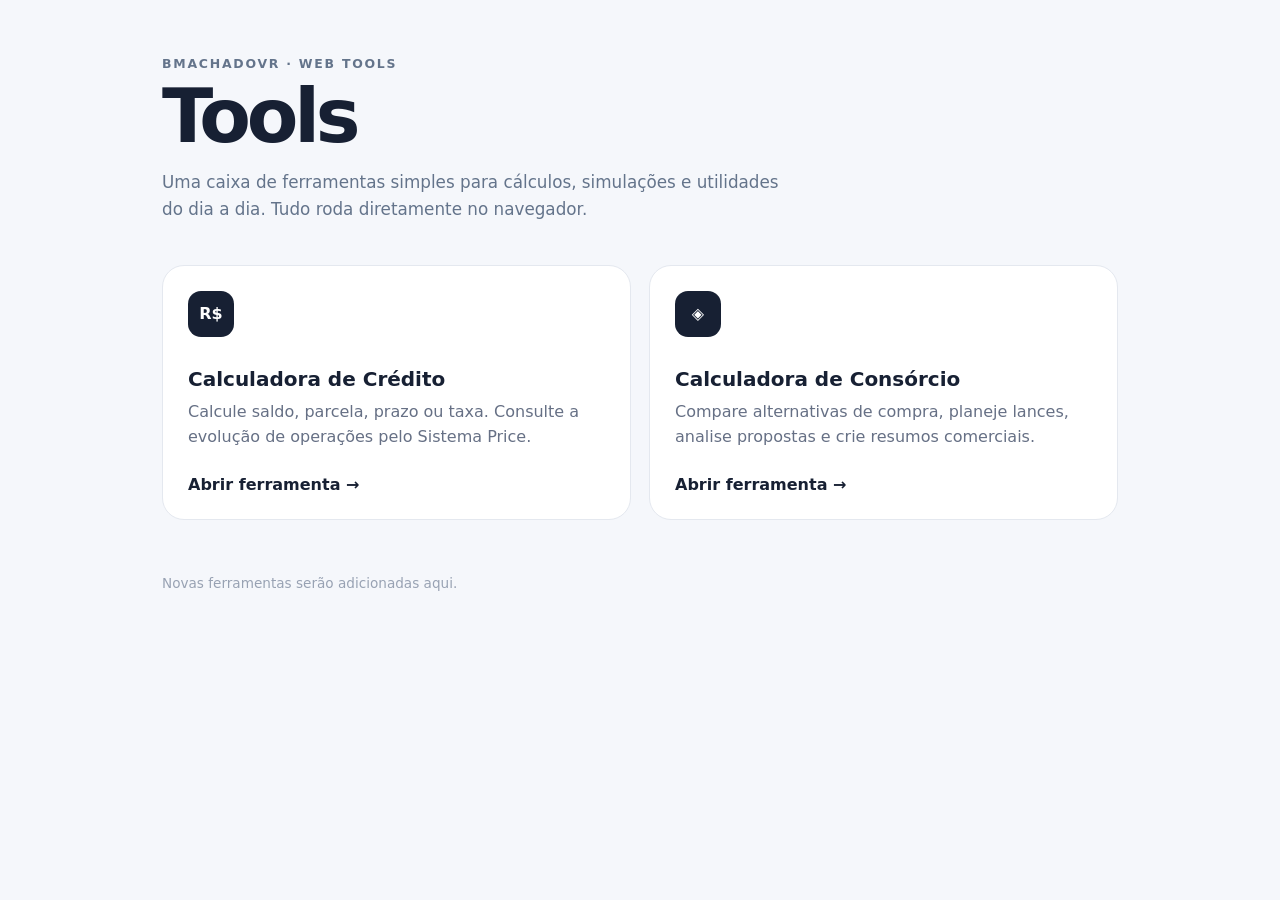
<file: index.html>
<!doctype html>
<html lang="pt-BR">
<head>
  <meta charset="utf-8">
  <meta name="viewport" content="width=device-width,initial-scale=1">
  <meta name="theme-color" content="#111827">
  <title>Tools</title>
  <style>
    :root{font-family:Inter,system-ui,-apple-system,BlinkMacSystemFont,"Segoe UI",sans-serif;color:#172033;background:#f5f7fb}*{box-sizing:border-box}body{margin:0}.wrap{max-width:1000px;margin:auto;padding:56px 22px}header{margin-bottom:42px}.eyebrow{font-size:.78rem;font-weight:800;letter-spacing:.14em;text-transform:uppercase;color:#64748b}h1{font-size:clamp(2.3rem,7vw,4.7rem);line-height:.95;margin:10px 0 16px;letter-spacing:-.055em}header p{max-width:620px;color:#64748b;font-size:1.05rem;line-height:1.6}.grid{display:grid;grid-template-columns:repeat(auto-fit,minmax(260px,1fr));gap:18px}.card{display:block;text-decoration:none;color:inherit;background:#fff;border:1px solid #e4e8ef;border-radius:22px;padding:25px;transition:.18s ease}.card:hover{transform:translateY(-2px);border-color:#aeb8c8}.icon{width:46px;height:46px;border-radius:13px;background:#172033;color:white;display:grid;place-items:center;font-weight:800;margin-bottom:30px}.card h2{margin:0 0 9px;font-size:1.25rem}.card p{margin:0;color:#667085;line-height:1.55}.go{display:inline-block;margin-top:25px;font-weight:750;color:#172033}.soon{opacity:.55;pointer-events:none}footer{margin-top:55px;color:#98a2b3;font-size:.85rem}@media(max-width:520px){.wrap{padding:38px 18px}header{margin-bottom:30px}}
  </style>
</head>
<body>
  <main class="wrap">
    <header>
      <div class="eyebrow">bmachadovr · web tools</div>
      <h1>Tools</h1>
      <p>Uma caixa de ferramentas simples para cálculos, simulações e utilidades do dia a dia. Tudo roda diretamente no navegador.</p>
    </header>
    <section class="grid" aria-label="Ferramentas disponíveis">
      <a class="card" href="./calculadora-credito/">
        <div class="icon">R$</div>
        <h2>Calculadora de Crédito</h2>
        <p>Calcule saldo, parcela, prazo ou taxa. Consulte a evolução de operações pelo Sistema Price.</p>
        <span class="go">Abrir ferramenta →</span>
      </a>
      <a class="card" href="./calculadora-consorcio/">
        <div class="icon">◈</div>
        <h2>Calculadora de Consórcio</h2>
        <p>Compare alternativas de compra, planeje lances, analise propostas e crie resumos comerciais.</p>
        <span class="go">Abrir ferramenta →</span>
      </a>
    </section>
    <footer>Novas ferramentas serão adicionadas aqui.</footer>
  </main>
</body>
</html>
</file>
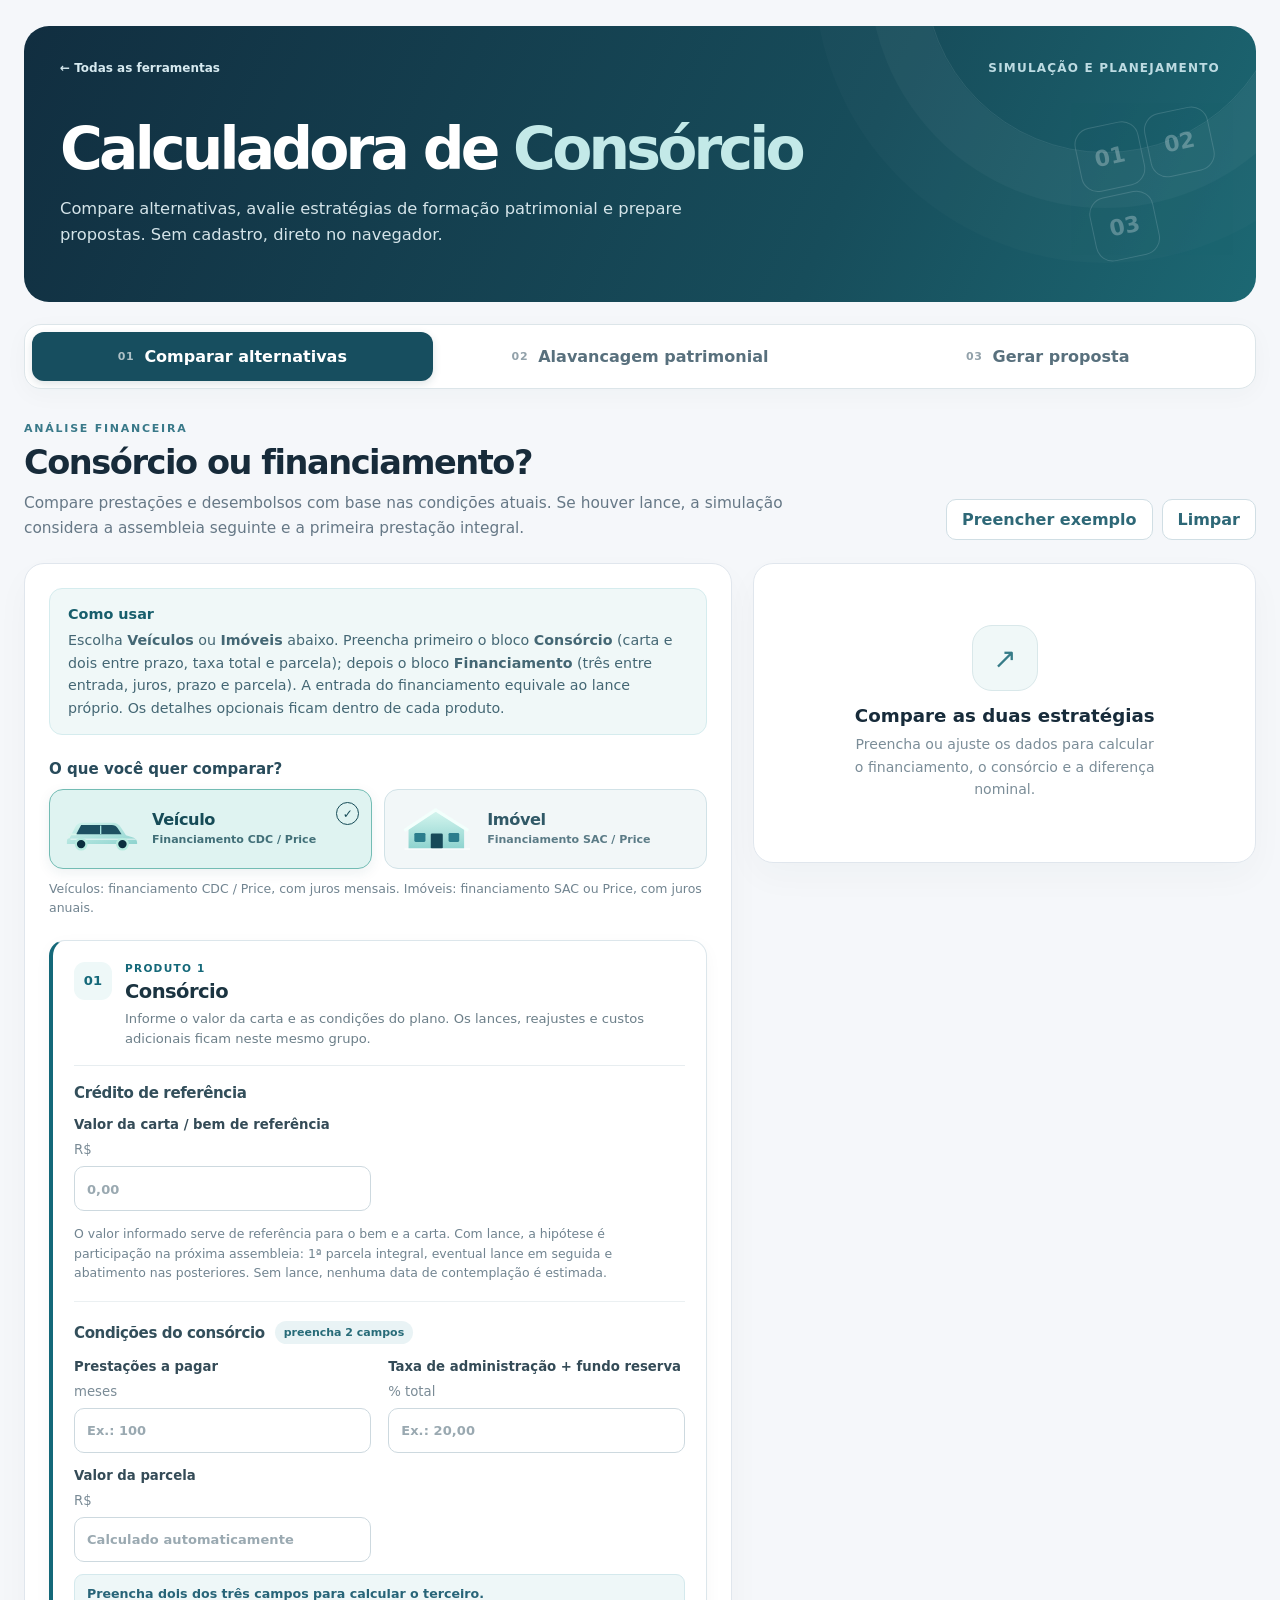
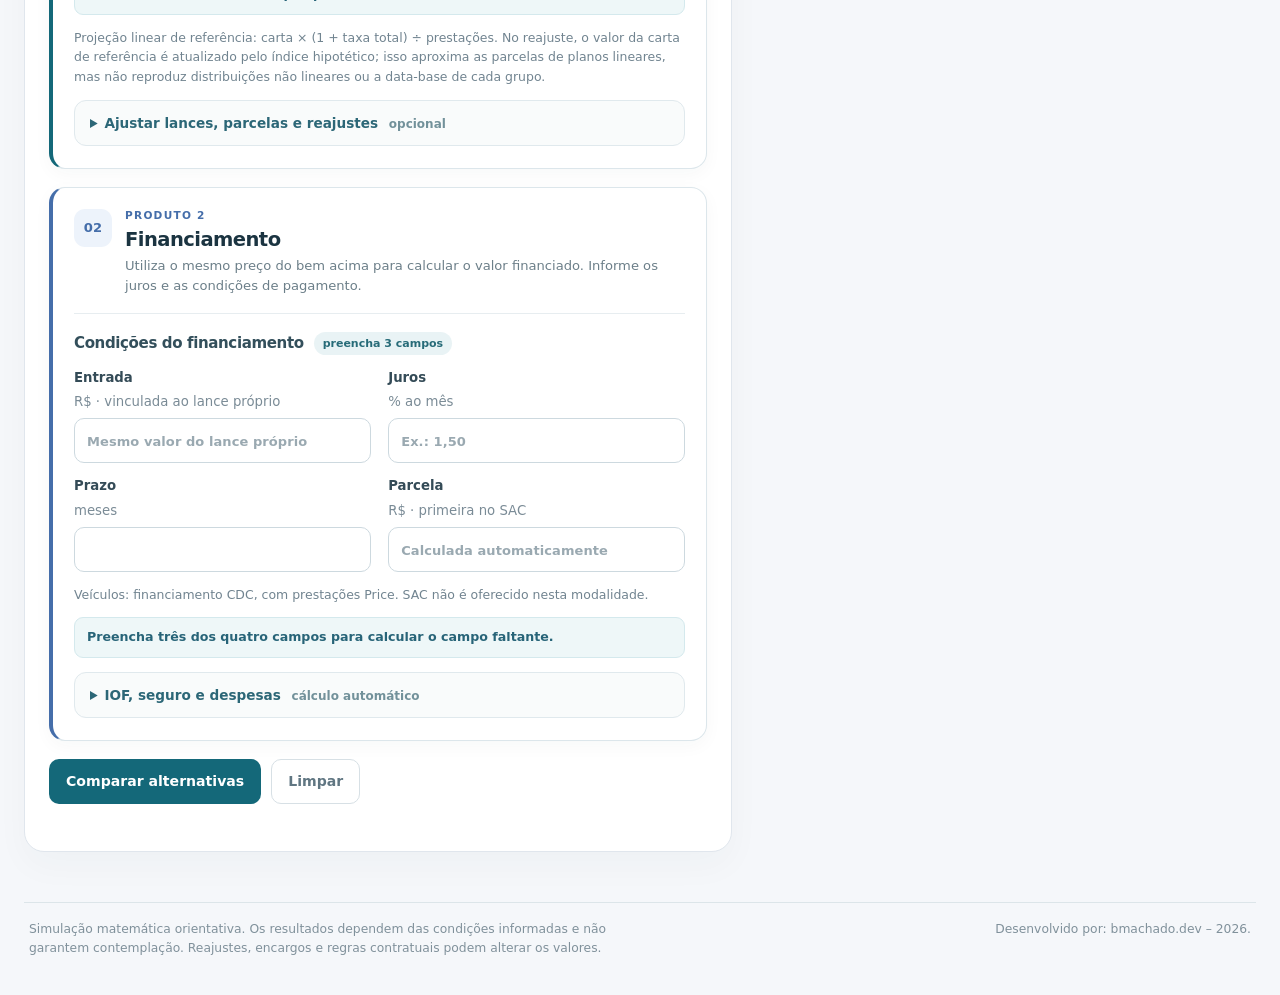
<file: calculadora-consorcio/index.html>
<!doctype html>
<html lang="pt-BR">
<head>
  <meta charset="utf-8">
  <meta name="viewport" content="width=device-width,initial-scale=1">
  <meta name="theme-color" content="#f5f7fa">
  <meta name="description" content="Compare alternativas de aquisição e explore cenários de formação patrimonial com custos e premissas transparentes.">
  <title>Calculadora de Consórcio | Central de Estratégias</title>
  <link rel="stylesheet" href="styles.css?v=20261119-04">
  <script src="input-masks.js?v=20261118-04" defer></script>
  <script src="compare-v2.js?v=20261119-01" defer></script>
  <script src="app.js?v=20261119-04" defer></script>
  <script src="patrimonio-comparativo.js?v=20261119-04" defer></script>
  <script src="patrimonio.js?v=20261119-04" defer></script>
</head>
<body>
<div class="shell">
  <header class="hero">
    <div class="hero-top"><a class="back" href="../">← Todas as ferramentas</a><span class="eyebrow">SIMULAÇÃO E PLANEJAMENTO</span></div>
    <div class="hero-main"><div><h1>Calculadora de <span>Consórcio</span></h1><p>Compare alternativas, avalie estratégias de formação patrimonial e prepare propostas. Sem cadastro, direto no navegador.</p></div><div class="hero-mark" aria-hidden="true"><span>01</span><span>02</span><span>03</span></div></div>
  </header>
  <nav class="tabs" role="tablist" aria-label="Funcionalidades da calculadora">
    <button class="tab active" id="tab-comparar" role="tab" aria-selected="true" aria-controls="painel-comparar" data-tab="comparar"><span class="tab-num">01</span> Comparar alternativas</button>
    <button class="tab" id="tab-patrimonio" role="tab" aria-selected="false" aria-controls="painel-patrimonio" tabindex="-1" data-tab="patrimonio"><span class="tab-num">02</span> Alavancagem patrimonial</button>
    <button class="tab" id="tab-oferta" role="tab" aria-selected="false" aria-controls="painel-oferta" tabindex="-1" data-tab="oferta"><span class="tab-num">03</span> Gerar proposta</button>
  </nav>
  <main id="main">
    <section class="panel active" id="painel-comparar" role="tabpanel" aria-labelledby="tab-comparar">
      <div class="panel-head"><div><span class="section-kicker">ANÁLISE FINANCEIRA</span><h2>Consórcio ou financiamento?</h2><p>Compare prestações e desembolsos com base nas condições atuais. Se houver lance, a simulação considera a assembleia seguinte e a primeira prestação integral.</p></div><div class="panel-tools"><button type="button" class="example" data-example="comparar">Preencher exemplo</button><button type="reset" form="form-comparar" class="example" aria-label="Limpar todos os dados da comparação">Limpar</button></div></div>
      <div class="content-grid"><form id="form-comparar" class="form-card" autocomplete="off" novalidate>
        <div class="how"><strong>Como usar</strong><p>Escolha <b>Veículos</b> ou <b>Imóveis</b> abaixo. Preencha primeiro o bloco <b>Consórcio</b> (carta e dois entre prazo, taxa total e parcela); depois o bloco <b>Financiamento</b> (três entre entrada, juros, prazo e parcela). A entrada do financiamento equivale ao lance próprio. Os detalhes opcionais ficam dentro de cada produto.</p></div>
          <div class="pat-asset-picker">
            <strong class="pat-picker-label" id="c-tipo-titulo">O que você quer comparar?</strong>

            <div class="pat-mode-picker" role="group" aria-labelledby="c-tipo-titulo">
              <button type="button" class="pat-mode-card selected" data-mode="veiculos" aria-pressed="true">
                <span class="mode-art" aria-hidden="true"><svg viewBox="0 0 180 104" role="img"><defs><linearGradient id="cmpCarPaint" x1="0" y1="0" x2="1" y2="1"><stop stop-color="#d4f5ee"/><stop offset="1" stop-color="#8ed3cf"/></linearGradient></defs><path d="M17 73l12-24c3-7 9-11 17-11h68c8 0 15 4 19 11l11 17 16 5c6 2 9 6 9 12v3H11v-6c0-5 2-7 6-7z" fill="url(#cmpCarPaint)"/><path d="M43 43h69c6 0 10 2 13 7l9 14H32z" fill="#1d5061"/><path d="M87 44v19" stroke="#a7e4e1" stroke-width="3"/><path d="M19 75h147" stroke="#ffffff" stroke-width="3" opacity=".5"/><circle cx="43" cy="86" r="12" fill="#0b2e3f" stroke="#b6ebdf" stroke-width="5"/><circle cx="136" cy="86" r="12" fill="#0b2e3f" stroke="#b6ebdf" stroke-width="5"/><path d="M16 64h15" stroke="#d9f6eb" stroke-width="4" stroke-linecap="round"/></svg></span>
                <span class="mode-info"><strong>Veículo</strong><small>Financiamento CDC / Price</small></span>
                <span class="mode-check" aria-hidden="true">✓</span>
              </button>
              <button type="button" class="pat-mode-card" data-mode="imoveis" aria-pressed="false">
                <span class="mode-art" aria-hidden="true"><svg viewBox="0 0 180 104" role="img"><defs><linearGradient id="cmpHomePaint" x1="0" x2="0" y1="0" y2="1"><stop stop-color="#d4f5ee"/><stop offset="1" stop-color="#8ed3cf"/></linearGradient></defs><path d="M26 52L87 12l64 40v44H26z" fill="url(#cmpHomePaint)"/><path d="M19 54l68-45 71 45" fill="none" stroke="#f3fffc" stroke-linecap="round" stroke-linejoin="round" stroke-width="7"/><rect x="76" y="62" width="27" height="34" rx="3" fill="#174a59"/><rect x="39" y="61" width="25" height="20" rx="3" fill="#2b7d8c"/><rect x="116" y="61" width="24" height="20" rx="3" fill="#2b7d8c"/><path d="M18 97h145" stroke="#ffffff99" stroke-width="3" stroke-linecap="round"/></svg></span>
                <span class="mode-info"><strong>Imóvel</strong><small>Financiamento SAC / Price</small></span>
                <span class="mode-check" aria-hidden="true">✓</span>
              </button>
            </div>
            <p class="hint" id="c-tipo-nota">Veículos: financiamento CDC / Price, com juros mensais. Imóveis: financiamento SAC ou Price, com juros anuais.</p>
          </div>
        <section class="product-group product-group--consorcio" aria-labelledby="comparar-grupo-consorcio">
          <div class="product-heading"><div class="product-step" aria-hidden="true">01</div><div class="product-heading-copy"><span class="product-label">PRODUTO 1</span><h3 id="comparar-grupo-consorcio">Consórcio</h3><p>Informe o valor da carta e as condições do plano. Os lances, reajustes e custos adicionais ficam neste mesmo grupo.</p></div></div>
          <div class="form-section"><h3>Crédito de referência</h3><div class="fields">
          <label>Valor da carta / bem de referência <span>R$</span><input id="c-carta" inputmode="decimal" placeholder="0,00" required></label>
          
        </div><p class="hint">O valor informado serve de referência para o bem e a carta. Com lance, a hipótese é participação na próxima assembleia: 1ª parcela integral, eventual lance em seguida e abatimento nas posteriores. Sem lance, nenhuma data de contemplação é estimada.</p></div>
        <div class="form-section"><h3>Condições do consórcio <span class="inline-tag">preencha 2 campos</span></h3><div class="fields">
          <label>Prestações a pagar <span>meses</span><input id="c-prazo" type="number" min="1" max="600" placeholder="Ex.: 100"></label>
          <label>Taxa de administração + fundo reserva <span>% total</span><input id="c-taxa" inputmode="decimal" placeholder="Ex.: 20,00"></label>
          <label>Valor da parcela <span>R$</span><input id="c-parcela" inputmode="decimal" placeholder="Calculado automaticamente"></label>
        </div><p class="calc-status" id="c-status" aria-live="polite">Com dois campos preenchidos, o terceiro será calculado.</p>
        <p class="hint">Projeção linear de referência: carta × (1 + taxa total) ÷ prestações. No reajuste, o valor da carta de referência é atualizado pelo índice hipotético; isso aproxima as parcelas de planos lineares, mas não reproduz distribuições não lineares ou a data-base de cada grupo.</p>
        <details class="finance-advanced" id="c-detalhes"><summary>Ajustar lances, parcelas e reajustes <span>opcional</span></summary><div class="fields advanced-fields">
          <label>Lance com capital próprio <span>R$</span><input id="c-lance" inputmode="decimal" placeholder="0,00"></label>
          <label>Lance embutido <span>R$</span><input id="c-embutido" inputmode="decimal" placeholder="0,00"></label>
          <label>Valor da carta após lance embutido <span>R$</span><input id="c-liquida" inputmode="decimal" placeholder="Calculado automaticamente"></label>
          <label>Nova prestação após lance <span>R$</span><input id="c-apos-parcela" inputmode="decimal" placeholder="Opcional; calculada como hipótese"></label>
          <label>Prestações a pagar após lance <span>meses</span><input id="c-apos-prazo" type="number" min="1" max="600" placeholder="Opcional; padrão prazo − 1"></label>
          <label>Outros custos fora das parcelas <span>R$</span><input id="c-extras" inputmode="decimal" placeholder="0,00"></label>
          <label>Reajuste anual hipotético <span>% a.a. · editável</span><input id="c-reajuste" inputmode="decimal" value="4,69" placeholder="Índice de referência"></label>
        </div><p class="hint" id="c-reajuste-info">Referência para veículos: <strong>IPCA, 4,69% a.a.</strong> — média anualizada de nov/2023 a out/2026. <a href="https://www.ibge.gov.br/indicadores-e-sistemas/indices-e-certificados/16855-ipca.html" target="_blank" rel="noopener noreferrer">Fonte: IBGE</a>. Pode alterar a taxa.</p><p class="hint">Lance próprio = entrada do financiamento. O lance embutido diminui a carta disponível, sem alterar a entrada. Na hipótese de lance, a primeira parcela é integral; das seguintes, use a nova prestação ou quantidade obtida no simulador, se disponíveis. Sem esses dados, a ferramenta estima redução das demais prestações, mantendo o prazo.</p></details></div>
        </section>
        <section class="product-group product-group--financiamento" aria-labelledby="comparar-grupo-financiamento">
          <div class="product-heading"><div class="product-step" aria-hidden="true">02</div><div class="product-heading-copy"><span class="product-label">PRODUTO 2</span><h3 id="comparar-grupo-financiamento">Financiamento</h3><p>Utiliza o mesmo preço do bem acima para calcular o valor financiado. Informe os juros e as condições de pagamento.</p></div></div>
          <div class="form-section"><h3>Condições do financiamento <span class="inline-tag">preencha 3 campos</span></h3><div class="fields">
          <label>Entrada <span>R$ · vinculada ao lance próprio</span><input id="c-entrada" inputmode="decimal" placeholder="Mesmo valor do lance próprio"></label>
          <label id="c-taxa-label">Juros <span id="c-taxa-unidade">% ao mês</span><input id="c-fintaxa" inputmode="decimal" placeholder="Ex.: 1,50"></label>
          <label>Prazo <span>meses</span><input id="c-finprazo" type="number" min="1" max="600"></label>
          <label>Parcela <span>R$ · primeira no SAC</span><input id="c-finparcela" inputmode="decimal" placeholder="Calculada automaticamente"></label>
        </div><p class="hint" id="c-finance-system-note">Veículos: crédito direto ao consumidor (CDC), com parcelas calculadas pelo sistema Price. Imóveis: escolha SAC ou Price nos detalhes.</p><p class="calc-status" id="c-finstatus" aria-live="polite">Com três campos preenchidos, calcularemos o quarto.</p>
        <details class="finance-advanced" id="c-fin-detalhes"><summary>IOF, seguro e despesas <span>cálculo automático</span></summary>
          <div class="fields advanced-fields">
            <label><span id="c-sistema-label">Modalidade do financiamento</span><select id="c-sistema"><option value="price" id="c-price-option">CDC — parcelas fixas (Price)</option><option value="sac" id="c-sac-option" disabled hidden>SAC — parcelas decrescentes</option></select></label>
            <label>Tarifas financiadas <span>R$</span><input id="c-fintarifas" inputmode="decimal" placeholder="0,00"></label>
            <label>Seguro mensal <span>R$ por parcela</span><input id="c-finseguro" inputmode="decimal" placeholder="0,00"></label>
            <label>Custos pagos à vista <span>R$</span><input id="c-finextras" inputmode="decimal" placeholder="0,00"></label>
            <label>Data da contratação <span>opcional</span><input id="c-contratacao" type="date"></label>
            <label>Primeiro vencimento <span>opcional</span><input id="c-primeiro-vencimento" type="date"></label>
          </div>
          <div class="checkline"><label><input id="c-financia-iof" type="checkbox" checked> Financiar o IOF calculado (em vez de pagá-lo à vista)</label></div>
          <div class="checkline" id="c-habitacional-row" hidden><label><input id="c-habitacional" type="checkbox" checked> Operação para fins habitacionais (isenção legal de IOF)</label></div>
          <div class="checkline"><label><input id="c-iof-isento" type="checkbox"> Outra hipótese de isenção de IOF confirmada</label></div>
          <div class="iof-estimate" id="c-iof-display" aria-live="polite">IOF: calculado conforme modalidade, amortização e vencimentos.</div>
          <p class="hint">IOF exclusivo do financiamento quando tributável; <strong>consórcio não possui IOF</strong>. Estimativa para pessoa física: 0,0082% ao dia por amortização (até 365 dias) + 0,38% adicional. Datas ausentes: intervalos de 30 dias. Operações habitacionais elegíveis podem ser isentas. Confirme as condições na proposta; financiamentos imobiliários não incluem TR ou correções contratuais neste cálculo.</p>
        </details></div>
        </section>
        <div class="actions"><button type="submit" class="primary">Comparar alternativas</button><button type="reset" class="ghost">Limpar</button></div><p class="form-error" id="erro-comparar" role="alert"></p>
      </form><aside id="resultado-comparar" class="result-card" aria-live="polite"><div class="empty-result"><span class="empty-icon">↗</span><h3>Compare as duas estratégias</h3><p>Preencha ou ajuste os dados para calcular o financiamento, o consórcio e a diferença nominal.</p></div></aside></div>
    </section>
    <section class="panel" id="painel-lances" role="tabpanel" aria-labelledby="tab-lances" hidden>
      <div class="panel-head"><div><span class="section-kicker">PLANEJAMENTO DE CONTEMPLAÇÃO</span><h2>Qual a melhor composição do lance?</h2><p>Separe dinheiro próprio e lance embutido. Um lance maior não garante contemplação.</p></div><button type="button" class="example" data-example="lances">Preencher exemplo</button></div>
      <div class="content-grid"><form id="form-lances" class="form-card" novalidate>
        <div class="how"><strong>Como usar</strong><p>Informe o crédito da carta e divida o lance entre recursos próprios e embutidos. Veja o crédito restante para adquirir o bem. Se souber a regra de amortização do seu grupo, indique o número de prestações que receberão o abatimento para estimar a nova parcela.</p></div>
        <div class="form-section"><h3>Carta e necessidade</h3><div class="fields">
          <label>Crédito vigente da carta <span>R$</span><input id="l-carta" inputmode="decimal" required placeholder="Ex.: 110.026,00"></label>
          <label>Valor do bem desejado <span>R$</span><input id="l-bem" inputmode="decimal" placeholder="Opcional"></label>
        </div></div>
        <div class="form-section"><h3>Composição do lance</h3><div class="fields">
          <label>Capital próprio <span>R$</span><input id="l-proprio" inputmode="decimal" placeholder="0,00"></label>
          <label>Lance embutido <span>R$</span><input id="l-embutido" inputmode="decimal" placeholder="0,00"></label>
          <label>Teto de lance embutido <span>% da carta</span><input id="l-limite" inputmode="decimal" value="30" required></label>
          <label>Modalidade de amortização<select id="l-modo"><option value="parcela">Reduzir o valor da parcela</option><option value="prazo">Reduzir o prazo</option></select></label>
        </div><p class="hint">O limite padrão de 30% corresponde aos contratos de referência analisados. Confirme se o lance embutido e a combinação de recursos são permitidos no seu grupo.</p></div>
        <div class="form-section"><h3>Prestação pós-lance <span class="inline-tag">opcional</span></h3><div class="fields">
          <label>Parcela atual <span>R$</span><input id="l-parcela" inputmode="decimal" placeholder="Ex.: 1.363,22"></label>
          <label>Prestações sujeitas ao abatimento <span>quantidade</span><input id="l-restantes" type="number" min="1" max="600" placeholder="Ex.: 99"></label>
        </div><p class="hint">O cálculo da nova prestação usa a hipótese de dividir o lance pelas prestações informadas. Sem confirmação da regra e da quantidade, não é uma parcela contratual.</p></div>
        <div class="actions"><button type="submit" class="primary">Analisar lance</button><button type="reset" class="ghost">Limpar</button></div><p class="form-error" id="erro-lances" role="alert"></p>
      </form><aside id="resultado-lances" class="result-card" aria-live="polite"><div class="empty-result"><span class="empty-icon">◈</span><h3>Veja o impacto do seu lance</h3><p>O resultado mostrará quanto fica disponível na carta e quanto precisará sair do seu bolso.</p></div></aside></div>
    </section>
    <section class="panel" id="painel-propostas" role="tabpanel" aria-labelledby="tab-propostas" hidden>
      <div class="panel-head"><div><span class="section-kicker">COMPARAÇÃO DE PROPOSTAS</span><h2>Compare condições, não apenas parcelas</h2><p>Use propostas reais e verifique se oferecem crédito, prazo e condições de aquisição equivalentes.</p></div><button type="button" class="example" data-example="propostas">Preencher exemplo</button></div>
      <div class="content-grid"><form id="form-propostas" class="form-card" novalidate>
        <div class="how"><strong>Como usar</strong><p>Transcreva os números de duas propostas. O custo de cada uma é calculado pelas parcelas e pelos desembolsos adicionais. As taxas percentuais servem de referência, mas não são somadas outra vez às parcelas.</p></div>
        <div class="form-section"><h3>Plano de referência</h3><div class="fields">
          <label>Crédito líquido <span>R$</span><input id="p-a-credito" inputmode="decimal" required placeholder="Ex.: 110.026,00"></label>
          <label>Parcela atual <span>R$</span><input id="p-a-parcela" inputmode="decimal" required placeholder="Ex.: 1.363,22"></label>
          <label>Prestações restantes <span>meses</span><input id="p-a-prazo" type="number" min="1" max="600" required></label>
          <label>Taxa total de administração <span>%</span><input id="p-a-taxa" inputmode="decimal" placeholder="Opcional"></label>
          <label>Fundo de reserva <span>%</span><input id="p-a-reserva" inputmode="decimal" placeholder="Opcional"></label>
          <label>Lance próprio e custos adicionais <span>R$</span><input id="p-a-extras" inputmode="decimal" placeholder="0,00"></label>
        </div></div>
        <div class="form-section"><h3>Proposta concorrente</h3><div class="fields">
          <label>Administradora concorrente<input id="p-nome" type="text" maxlength="70" placeholder="Nome da administradora" required></label>
          <label>Crédito líquido <span>R$</span><input id="p-b-credito" inputmode="decimal" required></label>
          <label>Parcela atual <span>R$</span><input id="p-b-parcela" inputmode="decimal" required></label>
          <label>Prestações restantes <span>meses</span><input id="p-b-prazo" type="number" min="1" max="600" required></label>
          <label>Taxa total de administração <span>%</span><input id="p-b-taxa" inputmode="decimal" placeholder="Opcional"></label>
          <label>Fundo de reserva <span>%</span><input id="p-b-reserva" inputmode="decimal" placeholder="Opcional"></label>
          <label>Lance próprio e custos adicionais <span>R$</span><input id="p-b-extras" inputmode="decimal" placeholder="0,00"></label>
          <label>Fonte da proposta<input id="p-fonte" type="text" maxlength="120" placeholder="Ex.: Proposta recebida por e-mail"></label>
          <label>Data da proposta<input id="p-data" type="date"></label>
        </div></div>
        <div class="actions"><button type="submit" class="primary">Comparar propostas</button><button type="reset" class="ghost">Limpar</button></div><p class="form-error" id="erro-propostas" role="alert"></p>
      </form><aside id="resultado-propostas" class="result-card" aria-live="polite"><div class="empty-result"><span class="empty-icon">≍</span><h3>Uma comparação com critérios claros</h3><p>Compare custo nominal, crédito líquido e prazo — e identifique quando as propostas não são equivalentes.</p></div></aside></div>
    </section>

    <section class="panel" id="painel-patrimonio" role="tabpanel" aria-labelledby="tab-patrimonio" hidden>
      <div class="panel-head">
        <div><span class="section-kicker">PLANEJAMENTO DE PATRIMÔNIO</span><h2>Como ampliar o alcance do seu capital?</h2><p>Compare investimento, compra à vista e consórcio para um <b>imóvel ou veículo</b>. O cálculo termina no mês escolhido, sem antecipar obrigações futuras. O veículo pode perder valor durante o uso.</p></div>
        <button type="button" class="example" id="a-exemplo">Preencher exemplo</button>
      </div>
      <div class="content-grid">
        <form id="form-patrimonio" class="form-card" autocomplete="off" novalidate>
          <div class="how"><strong>Como usar</strong><p>Escolha <b>Imóvel</b> ou <b>Veículo</b> e informe o capital, os dados do consórcio e o bem. Basta preencher carta + dois valores entre prazo, taxa total e prestação. Taxas são hipóteses editáveis. O aluguel do imóvel pode abater a prestação; o veículo de uso particular não gera aluguel na simulação. Use <b>Expandir tela inteira</b> para visualizar os resultados.</p></div>
          <div class="pat-asset-picker">
            <strong class="pat-picker-label" id="a-tipo-titulo">O que você quer simular?</strong>
            <input type="hidden" id="a-tipo-bem" value="imovel">
            <div class="pat-mode-picker" role="group" aria-labelledby="a-tipo-titulo">
              <button type="button" class="pat-mode-card" data-asset="veiculo" aria-pressed="false">
                <span class="mode-art" aria-hidden="true"><svg viewBox="0 0 180 104" role="img"><defs><linearGradient id="patCarPaint" x1="0" y1="0" x2="1" y2="1"><stop stop-color="#d4f5ee"/><stop offset="1" stop-color="#8ed3cf"/></linearGradient></defs><path d="M17 73l12-24c3-7 9-11 17-11h68c8 0 15 4 19 11l11 17 16 5c6 2 9 6 9 12v3H11v-6c0-5 2-7 6-7z" fill="url(#patCarPaint)"/><path d="M43 43h69c6 0 10 2 13 7l9 14H32z" fill="#1d5061"/><path d="M87 44v19" stroke="#a7e4e1" stroke-width="3"/><path d="M19 75h147" stroke="#ffffff" stroke-width="3" opacity=".5"/><circle cx="43" cy="86" r="12" fill="#0b2e3f" stroke="#b6ebdf" stroke-width="5"/><circle cx="136" cy="86" r="12" fill="#0b2e3f" stroke="#b6ebdf" stroke-width="5"/><path d="M16 64h15" stroke="#d9f6eb" stroke-width="4" stroke-linecap="round"/></svg></span>
                <span class="mode-info"><strong>Veículo</strong><small>Depreciação e consórcio</small></span>
                <span class="mode-check" aria-hidden="true">✓</span>
              </button>
              <button type="button" class="pat-mode-card selected" data-asset="imovel" aria-pressed="true">
                <span class="mode-art" aria-hidden="true"><svg viewBox="0 0 180 104" role="img"><defs><linearGradient id="patHomePaint" x1="0" x2="0" y1="0" y2="1"><stop stop-color="#d4f5ee"/><stop offset="1" stop-color="#8ed3cf"/></linearGradient></defs><path d="M26 52L87 12l64 40v44H26z" fill="url(#patHomePaint)"/><path d="M19 54l68-45 71 45" fill="none" stroke="#f3fffc" stroke-linecap="round" stroke-linejoin="round" stroke-width="7"/><rect x="76" y="62" width="27" height="34" rx="3" fill="#174a59"/><rect x="39" y="61" width="25" height="20" rx="3" fill="#2b7d8c"/><rect x="116" y="61" width="24" height="20" rx="3" fill="#2b7d8c"/><path d="M18 97h145" stroke="#ffffff99" stroke-width="3" stroke-linecap="round"/></svg></span>
                <span class="mode-info"><strong>Imóvel</strong><small>Valorização e aluguel</small></span>
                <span class="mode-check" aria-hidden="true">✓</span>
              </button>
            </div>
            <p class="hint" id="a-tipo-nota">Imóvel: IGMI-R para valorização, INCC-M para reajuste do consórcio e IGP-M para aluguel.</p>
          </div>
          <section class="product-group product-group--investimento" aria-labelledby="patrimonio-grupo-investimento">
            <div class="product-heading"><div class="product-step" aria-hidden="true">01</div><div class="product-heading-copy"><span class="product-label">RECURSOS PRÓPRIOS</span><h3 id="patrimonio-grupo-investimento">Capital e investimentos</h3><p>Defina o capital inicial e a taxa para comparar a aplicação integral com recursos preservados após o lance.</p></div></div>
            <div class="fields">
              <label>Capital próprio total disponível <span>R$</span><input id="a-capital" inputmode="decimal" required placeholder="Ex.: 100.000,00"></label>
              <label>Rentabilidade hipotética do investimento <span>% a.a. · 90% do CDI</span><input id="a-rendimento" type="number" min="-50" max="50" step="0.01" value="8.41" required></label>
            </div>
            <p class="hint">Referência editável de <strong>10 anos (set/2016–ago/2026)</strong>: CDI acumulado ≈ 144,42%, equivalente a <strong>9,35% a.a.</strong> compostos; 90% dessa taxa anual ≈ <strong>8,41% a.a.</strong> <a href="https://corrigirvalor.com.br/tabela/cdi" target="_blank" rel="noopener noreferrer">Fonte: BCB/B3 (SGS 4391), série mensal</a>. Aplicação de 90% sobre a taxa anual é aproximação, não replicação da remuneração diária de um título ou retorno líquido de impostos.</p>
          </section>
          <section class="product-group product-group--consorcio" aria-labelledby="patrimonio-grupo-consorcio">
            <div class="product-heading"><div class="product-step" aria-hidden="true">02</div><div class="product-heading-copy"><span class="product-label">ALAVANCAGEM</span><h3 id="patrimonio-grupo-consorcio">Consórcio</h3><p>Informe a carta, prazo e taxa total ou parcela. O campo restante será calculado automaticamente por uma aproximação linear.</p></div></div>
            <div class="fields">
              <label>Carta de crédito <span>R$</span><input id="a-carta" inputmode="decimal" required placeholder="Ex.: 100.000,00"></label>
              <label>Prazo total a pagar <span>meses</span><input id="a-prazo" type="number" min="1" max="600" required placeholder="Ex.: 120"></label>
              <label>Taxa de administração + fundo de reserva <span>% total</span><input id="a-taxa" inputmode="decimal" required placeholder="Ex.: 20,00"></label>
              <label>Parcela antes da contemplação <span>R$</span><input id="a-parcela" inputmode="decimal" required placeholder="Calculada automaticamente"></label>
            </div>
            <details class="finance-advanced" id="a-avancado">
              <summary>Lances, contemplação e reajustes <span>opcional · toque para expandir</span></summary>
              <div class="fields advanced-fields">
                <label>Lance com recursos próprios <span>R$</span><input id="a-proprio" inputmode="decimal" placeholder="0,00"></label>
                <label>Lance embutido <span>R$</span><input id="a-embutido" inputmode="decimal" placeholder="0,00"></label>
                <label>Mês hipotético da contemplação <span>opcional · mês 1 com lance</span><input id="a-contemplacao" type="number" min="1" max="600" placeholder="Padrão: 1 (se houver lance)"></label>
                <label>Parcela após contemplação <span>R$ · calculada se houver lance</span><input id="a-parcela-apos" inputmode="decimal" placeholder="Calculada como hipótese"></label>
                <label>Prestações pós-contemplação <span>meses · estimadas se houver lance</span><input id="a-prazo-apos" type="number" min="0" max="600" placeholder="Calculado automaticamente"></label>
              </div>
              <div class="fields advanced-fields"><label><span id="a-reajuste-consorcio-label">Reajuste do consórcio pelo INCC-M</span> <span>% a.a. · hipótese editável</span><input id="a-reajuste-consorcio" type="number" min="-50" max="50" step="0.01" value="6.63"></label></div>
              <div class="fields advanced-fields pat-vehicle-only" hidden><label>Referência de reajuste da carta <select id="a-indice-veiculo"><option value="ipca">IPCA — média histórica de 10 anos</option><option value="contrato">FIPE / montadora / contrato — valor manual</option></select></label><label>Periodicidade do reajuste <select id="a-periodicidade-veiculo"><option value="anual">Anual</option><option value="mensal">Mensal (taxa anual equivalente)</option></select></label></div>
              <p class="hint" id="a-nota-reajuste">Referência editável de <strong>10 anos (set/2016–ago/2026)</strong>: INCC-M acumulado ≈ 89,99%, média composta de <strong>6,63% a.a.</strong> <a href="https://corrigirvalor.com.br/tabela/incc-m" target="_blank" rel="noopener noreferrer">Fonte: FGV IBRE / BCB (SGS 7456)</a>. Na projeção, reajuste anual no mês 13, 25, ...; não recalcula o crédito já liberado. Índice e regra real dependem do contrato.</p>
              <p class="calc-status" id="a-post-status" role="status" aria-live="polite">Com lance, a projeção considera o mês 1 se não indicar outro. A primeira prestação é integral; o lance é distribuído linearmente pelas parcelas seguintes, mantendo o prazo.</p>
              <p class="hint">As taxas e prestações do plano podem ser não lineares; a regra de abatimento depende do contrato. Você pode substituir os números estimados pelos valores do demonstrativo da administradora. Nenhuma hipótese garante contemplação.</p>
            </details>
            <p class="calc-status" id="a-core-status" role="status" aria-live="polite">Preencha a carta e mais dois valores entre prazo, taxa total e prestação; o terceiro será calculado.</p>
          </section>
          <section class="product-group product-group--imovel" aria-labelledby="patrimonio-grupo-imovel">
            <div class="product-heading"><div class="product-step" aria-hidden="true">03</div><div class="product-heading-copy"><span class="product-label">ATIVO PATRIMONIAL</span><h3 id="patrimonio-grupo-imovel">Imóvel e renda</h3><p id="a-bem-descricao">Defina o preço do imóvel e as hipóteses opcionais de locação e valorização.</p></div></div>
            <div class="fields">
              <label><span id="a-preco-label">Preço do imóvel desejado</span> <span>R$</span><input id="a-preco" inputmode="decimal" required placeholder="Ex.: 300.000,00"></label>
              <label class="pat-property-only">Aluguel mensal líquido esperado <span>R$ · após despesas usuais</span><input id="a-aluguel" inputmode="decimal" placeholder="0,00"></label>
              <label class="pat-vehicle-only" hidden>Perfil de depreciação do veículo
                <select id="a-perfil-veiculo">
                  <option value="novo">Zero-quilômetro — curva por idade</option>
                  <option value="usado">Usado — curva a partir da idade atual</option>
                  <option value="personalizado">Personalizado — percentual anual fixo</option>
                </select>
              </label>
              <label id="a-idade-field" class="pat-vehicle-only" hidden>Idade do veículo na aquisição <span>anos completos</span><input id="a-idade-veiculo" type="number" min="1" max="30" step="1" value="3"></label>
              <label id="a-rate-field" class="pat-depreciacao-detalhe"><span id="a-valorizacao-label">Valorização hipotética do imóvel pelo IGMI-R</span> <span id="a-valorizacao-unit">% a.a. · residencial</span><input id="a-valorizacao" type="number" min="-50" max="80" step="0.01" value="8.92" required></label>
              <label class="pat-property-only">Reajuste anual do aluguel pelo IGP-M <span>% a.a. · contrato de locação</span><input id="a-reajuste-aluguel" type="number" min="-50" max="50" step="0.01" value="6.30"></label>
            </div>
            <p class="hint" id="a-nota-bem"><strong>Mesma janela histórica de 10 anos (set/2016–ago/2026)</strong>. IGMI-R Brasil residencial: valorização acumulada de 134,93%, média composta de <strong>8,92% a.a.</strong> (<a href="https://www.abecip.org.br/igmi-r-abecip/serie-historica" target="_blank" rel="noopener noreferrer">ABECIP, índices ago/2016–ago/2026</a>). IGP-M: 84,18% acumulados, média composta de <strong>6,30% a.a.</strong> (<a href="https://corrigirvalor.com.br/tabela/igp-m" target="_blank" rel="noopener noreferrer">FGV IBRE / BCB, SGS 189</a>). Taxas editáveis. O aluguel reajusta anualmente após 12 meses de locação; não inclui vacância, impostos, ITBI ou cartório.</p>
          </section>
          <section class="product-group product-group--cenario" aria-labelledby="patrimonio-grupo-cenario">
            <div class="product-heading"><div class="product-step" aria-hidden="true">04</div><div class="product-heading-copy"><span class="product-label">PROJEÇÃO</span><h3 id="patrimonio-grupo-cenario">Horizonte da análise</h3><p>Escolha por quanto tempo deseja acompanhar a evolução dos investimentos e do imóvel.</p></div></div>
            <div class="fields">
              <label>Horizonte da análise <span>meses desde a contratação</span><input id="a-horizonte" type="number" min="1" max="600" required placeholder="Ex.: 60"></label>
            </div>
            <p class="hint" id="a-nota-horizonte">Fotografia até o mês indicado. O aluguel <strong>abate primeiro a parcela do consórcio</strong>; nos cenários alternativos, o cliente investe apenas o desembolso que sobraria do próprio bolso. Eventual aluguel excedente ao pagamento é aplicado na alavancagem. INCC-M reajusta as prestações e IGP-M reajusta o aluguel anualmente. Prestações posteriores são informadas, mas não descontadas dos ativos brutos. Sem lance, indique o mês hipotético de contemplação.</p>
          </section>
          <div class="actions"><button type="submit" class="primary">Gerar análise patrimonial</button><button type="reset" class="ghost">Limpar</button></div>
          <p class="form-error" id="erro-patrimonio" role="alert" aria-live="polite"></p>
        </form>
        <aside id="resultado-patrimonio" class="result-card" aria-live="polite">
          <div class="empty-result"><span class="empty-icon">↗</span><h3>Compare três caminhos</h3><p>Projeção dos ativos até a data escolhida: investimento, compra do bem à vista e consórcio, com os aportes mensais equivalentes ao desembolso próprio.</p></div>
        </aside>
      </div>
    </section>
    <section class="panel" id="painel-oferta" role="tabpanel" aria-labelledby="tab-oferta" hidden>
      <div class="panel-head"><div><span class="section-kicker">APRESENTAÇÃO COMERCIAL</span><h2>Transforme a análise em uma proposta</h2><p>Crie um texto objetivo e compartilhável, sempre identificando estimativas e condições de contemplação.</p></div></div>
      <div class="content-grid"><div class="form-card">
        <div class="how"><strong>Como usar</strong><p>Faça primeiro uma comparação de alternativas ou análise patrimonial. Volte aqui para copiar o resumo, compartilhar pelo WhatsApp ou imprimir. Revise valores e condições antes de enviar.</p></div>
        <div class="form-section"><h3>Personalização</h3><div class="fields"><label>Nome do cliente <span>opcional</span><input id="o-nome" type="text" maxlength="70" placeholder="Não é obrigatório"></label><label>Objetivo da proposta<input id="o-objetivo" type="text" maxlength="110" placeholder="Ex.: Aquisição de veículo"></label></div></div>
        <div class="actions"><button type="button" class="primary" id="o-copiar">Copiar texto</button><button type="button" class="secondary" id="o-whatsapp">Enviar pelo WhatsApp</button><button type="button" class="ghost" id="o-imprimir">Imprimir / salvar PDF</button></div><p class="form-error" id="erro-oferta" role="status"></p><div class="notice">Os números são estimativas matemáticas baseadas nos dados fornecidos. Esta ferramenta não faz reservas, não garante contemplação e não substitui a proposta ou as regras do grupo.</div>
      </div><aside class="result-card proposal-card"><div class="result-top"><span class="result-kicker">PRÉVIA DA PROPOSTA</span><span class="status-pill">Editável nos campos ao lado</span></div><pre id="o-previa">Faça uma análise no comparador ou na alavancagem patrimonial para gerar seu resumo comercial.</pre></aside></div>
    </section>
  </main>
  <footer><p>Simulação matemática orientativa. Os resultados dependem das condições informadas e não garantem contemplação. Reajustes, encargos e regras contratuais podem alterar os valores.</p><p>Desenvolvido por: bmachado.dev – 2026.</p></footer>
</div>
</body>
</html>
</file>
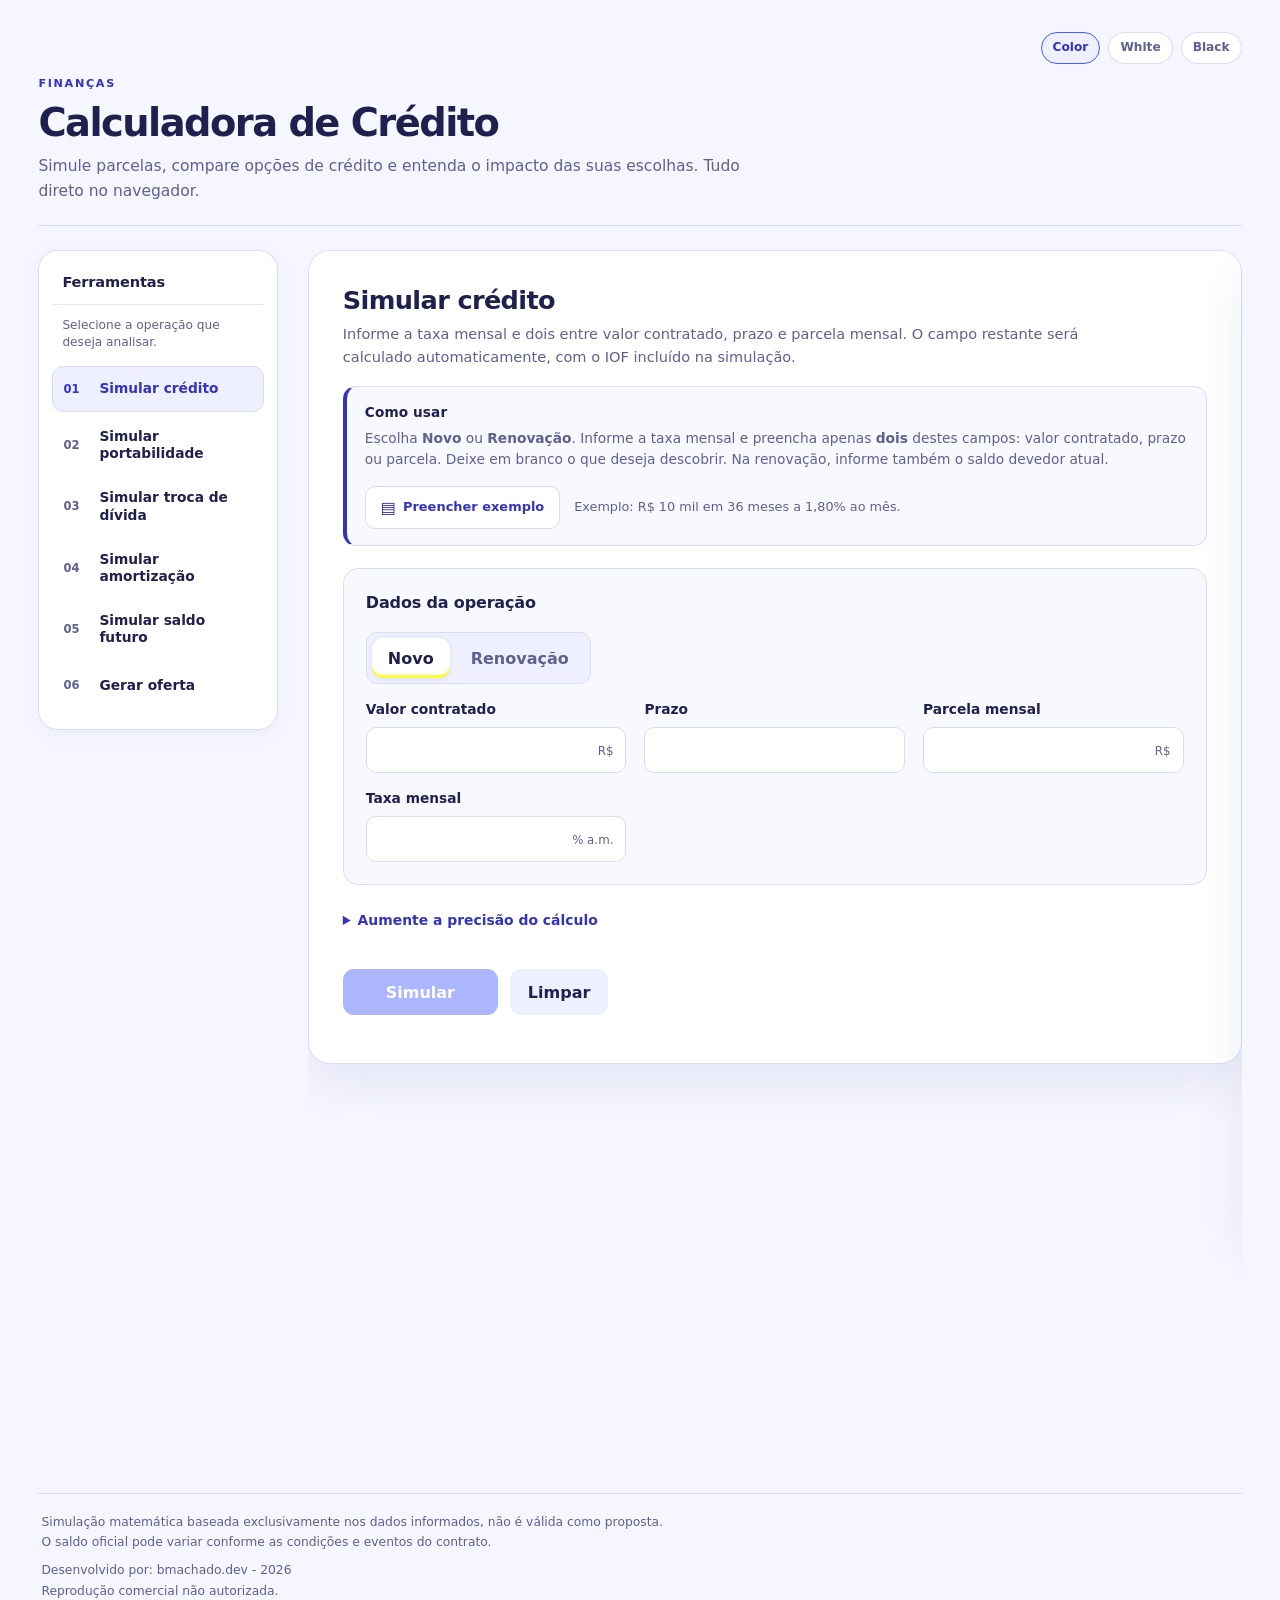
<file: calculadora-credito/index.html>
<!doctype html><html lang="pt-BR"><head><meta charset="utf-8"><meta name="viewport" content="width=device-width,initial-scale=1"><meta name="theme-color" content="#f7f7f5"><title>Calculadora de Crédito</title><link rel="icon" type="image/svg+xml" href="./favicon.svg"><link rel="stylesheet" href="css/app.css?v=20261002-02"><link rel="stylesheet" href="css/redesign.css?v=20261117-02"></head>
<body data-theme="color"><main class="wrap"><header><div class="theme-switcher" role="group" aria-label="Tema"><button type="button" class="theme-option active" data-theme="color" aria-pressed="true">Color</button><button type="button" class="theme-option" data-theme="white" aria-pressed="false">White</button><button type="button" class="theme-option" data-theme="black" aria-pressed="false">Black</button></div><p class="eyebrow">FINANÇAS</p><h1>Calculadora de Crédito</h1><p class="lead">Simule parcelas, compare opções de crédito e entenda o impacto das suas escolhas. Tudo direto no navegador.</p></header>

<div class="top-nav"><button type="button" class="menu-trigger" id="menuTrigger" aria-label="Abrir menu de ferramentas" aria-expanded="false" aria-controls="toolMenu"><span></span><span></span><span></span></button></div>
<div class="menu-backdrop" id="menuBackdrop" hidden></div>
<nav class="tool-menu" id="toolMenu" aria-label="Ferramentas" aria-hidden="true">
<div class="tool-menu-head"><strong>Ferramentas</strong><button type="button" class="menu-close" id="menuClose" aria-label="Fechar menu">×</button></div>
<p class="menu-intro">Selecione a operação que deseja analisar.</p>
<div class="tool-menu-list">
<button type="button" class="tool-tab active" data-tool="0">Simular crédito</button>
<button type="button" class="tool-tab" data-tool="1">Simular portabilidade</button>
<button type="button" class="tool-tab" data-tool="2">Simular troca de dívida</button>
<button type="button" class="tool-tab" data-tool="3">Simular amortização</button>
<button type="button" class="tool-tab" data-tool="4">Simular saldo futuro</button>
<button type="button" class="tool-tab" data-tool="5">Gerar oferta</button>
</div>
</nav>
<div class="tool-dots" aria-hidden="true"><i class="active"></i><i></i><i></i><i></i><i></i><i></i></div>

<div class="tools-carousel" id="toolsCarousel">
<section class="tool-panel">
<div class="card tool-card"><div class="tool-heading"><h2>Simular crédito</h2><p>Informe a taxa mensal e dois entre valor contratado, prazo e parcela mensal. O campo restante será calculado automaticamente, com o IOF incluído na simulação.</p></div>
<div class="how-to"><strong>Como usar</strong><p>Escolha <b>Novo</b> ou <b>Renovação</b>. Informe a taxa mensal e preencha apenas <b>dois</b> destes campos: valor contratado, prazo ou parcela. Deixe em branco o que deseja descobrir. Na renovação, informe também o saldo devedor atual.</p><div class="example-row"><button type="button" class="example-button" data-example="credit">Preencher exemplo</button><span>Exemplo: R$ 10 mil em 36 meses a 1,80% ao mês.</span></div><p class="example-note" data-example-status="credit" role="status" hidden>Dados fictícios carregados. Clique em <b>Calcular</b> para ver o resultado. Para usar dados reais, clique em <b>Limpar</b> antes de preencher.</p></div>
<form id="simulateForm" novalidate>
<div class="portability-card">
<h3>Dados da operação</h3>
<div class="credit-kind" role="group" aria-label="Tipo de contratação">
<button type="button" class="kind-option active" data-kind="new" aria-pressed="true">Novo</button>
<button type="button" class="kind-option" data-kind="renewal" aria-pressed="false">Renovação</button>
</div>
<div class="grid">
<label>Valor contratado <span>R$</span><input id="simAmount" inputmode="numeric"></label>
<label id="simBalanceLabel" class="hidden">Saldo devedor atual <span>R$</span><input id="simBalance" inputmode="numeric"></label>
<label>Prazo <input id="simN" inputmode="numeric"></label>
<label>Parcela mensal <span>R$</span><input id="simPmt" inputmode="numeric"></label>
<label>Taxa mensal <span>% a.m.</span><input id="simI" inputmode="numeric"></label>
</div>
</div>
<details><summary>Aumente a precisão do cálculo</summary><p class="precision-help">Informe as datas da contratação para calcular com maior precisão o período até a primeira parcela e o IOF.</p><div class="grid advanced">
<label>Data da contratação <input id="simContractDate" inputmode="numeric" maxlength="10" autocomplete="off"></label>
<label>Vencimento da primeira parcela <input id="simFirstDue" inputmode="numeric" maxlength="10" autocomplete="off"></label>
<div id="renewalPrecisionFields" class="renewal-precision hidden">
<label>Data da contratação original <input id="simOriginalContractDate" inputmode="numeric" maxlength="10" autocomplete="off"></label>
<label>Vencimento final original <input id="simOriginalFinalDue" inputmode="numeric" maxlength="10" autocomplete="off"></label>
</div>
<p class="coming" id="simPrecisionNote">Se as datas não forem informadas, a contratação será considerada hoje e o primeiro vencimento em 30 dias.</p>
</div></details>
<div class="actions"><button type="submit" id="simulate" disabled>Simular</button><button type="button" class="secondary" id="clearSimulation">Limpar</button></div>
<p id="simulateError" class="error" role="alert"></p>
</form>
<section id="simulationResult" class="result embedded hidden" aria-live="polite"><p class="result-label" id="simResultTitle">Parcela estimada</p><strong id="simPayment"></strong><div class="simulation-meta"><div class="balance-stat"><span>Valor financiado</span><b id="simFinanced"></b></div><div class="balance-stat"><span>IOF estimado</span><b id="simIof"></b></div><div class="balance-stat" id="simRenewalStat"><span id="simReleasedLabel">Valor liberado</span><b id="simReleased"></b></div><div class="balance-stat hidden" id="simOldBalanceIofStat"><span>IOF sobre saldo renovado</span><b id="simOldBalanceIof"></b></div></div><p class="assumption-note" id="simAssumption"></p><div class="next"><button type="button" class="secondary offer-link">Gerar oferta</button></div></section>
</div></section>
<section class="tool-panel">
<div class="card tool-card"><div class="tool-heading"><h2>Simular portabilidade</h2><p>Informe os dados do contrato atual e a taxa oferecida pela instituição destino. Saldo, prazo e demais condições são mantidos para comparar apenas o efeito da nova taxa.</p></div>
<div class="how-to"><strong>Como usar</strong><p>Na instituição de origem, preencha <b>três</b> entre saldo devedor, parcela, prazo restante e taxa mensal. Deixe <b>um em branco</b> para o sistema calcular. Depois, informe a taxa mensal oferecida pela instituição de destino.</p><div class="example-row"><button type="button" class="example-button" data-example="portability">Preencher exemplo</button><span>Exemplo: saldo de R$ 30 mil, 36 meses restantes; taxa de 1,60% para 1,20%.</span></div><p class="example-note" data-example-status="portability" role="status" hidden>Dados fictícios carregados. Clique em <b>Calcular</b> para ver o resultado. Para usar dados reais, clique em <b>Limpar</b> antes de preencher.</p></div>
<form id="calcForm" novalidate>
<div class="portability-card">
<h3>Instituição origem</h3>
<div class="grid">
<label>Saldo devedor <span>R$</span><input id="pv" inputmode="numeric"></label>
<label>Valor da parcela <span>R$</span><input id="pmt" inputmode="numeric"></label>
<label>Parcelas restantes <input id="n" inputmode="decimal"></label>
<label>Taxa mensal <span>% a.m.</span><input id="i" inputmode="numeric"></label>
</div>
<details><summary>Aumente a precisão do cálculo</summary><p class="precision-help">Informe os dados que você tiver do contrato para substituir as premissas automáticas e obter uma estimativa mais precisa.</p><div class="grid advanced"><label>Data do saldo devedor <input id="baseDate" inputmode="numeric" maxlength="10" autocomplete="off"></label><label>Próximo vencimento <input id="due" inputmode="numeric" maxlength="10" autocomplete="off"></label><label>Primeiro vencimento <input id="firstDue" inputmode="numeric" maxlength="10" autocomplete="off"></label><label>Valor originalmente financiado <span>R$</span><input id="originalPv" inputmode="numeric"></label><label>Quantidade original de parcelas <input id="originalN" inputmode="numeric"></label><p class="coming">Se o próximo vencimento for necessário e não estiver informado, será considerada carência padrão de 30 dias.</p></div></details>
</div>
<div class="portability-card">
<h3>Instituição destino</h3>
<div class="grid"><label>Taxa mensal <span>% a.m.</span><input id="portI" inputmode="numeric"></label></div>
<details><summary>Aumente a precisão do cálculo</summary><p class="precision-help">As datas permitem atualizar o saldo até a efetivação da portabilidade e projetar os juros do período de carência até a primeira parcela.</p><div class="grid advanced">
<label>Data de efetivação <input id="portEffectiveDate" inputmode="numeric" maxlength="10" autocomplete="off"></label>
<label>Data da primeira parcela <input id="portFirstDue" inputmode="numeric" maxlength="10" autocomplete="off"></label>
<p class="coming">Na portabilidade não há incidência de IOF. Sem as datas, o saldo informado será usado sem atualização e será considerado primeiro vencimento em 30 dias.</p>
</div></details>
</div>
<div class="actions"><button type="submit" id="calculate" disabled>Simular portabilidade</button><button type="button" class="secondary" id="clear">Limpar</button></div><p id="error" class="error" role="alert"></p></form>
<section id="result" class="result embedded hidden" aria-live="polite"><p class="result-label">Parcela na instituição destino</p><strong id="resultValue"></strong><div class="simulation-meta"><div class="balance-stat"><span>Parcela na origem</span><b id="portOriginPayment"></b></div><div class="balance-stat"><span>Saldo portado na efetivação</span><b id="portUpdatedBalance"></b></div><div class="balance-stat"><span>Taxa na origem</span><b id="portOriginRate"></b></div><div class="balance-stat"><span>Taxa no destino</span><b id="portDestinationRate"></b></div><div class="balance-stat"><span>Carência até a 1ª parcela</span><b id="portGraceDays"></b></div><div class="balance-stat"><span>IOF</span><b>Não incide</b></div></div><p id="resultExtra" class="assumption-note"></p><div class="next"><button type="button" id="sendToUpdate">Usar origem em Projetar saldo</button><button type="button" id="showEvolution">Ver evolução da origem</button></div><p id="resultLabel" class="hidden"></p><div class="next"><button type="button" class="secondary offer-link">Gerar oferta</button></div></section>
<section id="evolution" class="embedded hidden"><div class="section-head"><h3>Evolução estimada da origem</h3><button type="button" class="secondary small" id="hideEvolution">Fechar</button></div><div class="table-wrap"><table><thead><tr><th>#</th><th>Saldo inicial</th><th>Juros</th><th>Amortização</th><th>Parcela</th><th>Saldo final</th></tr></thead><tbody id="scheduleBody"></tbody></table></div></section>
</div></section>
<section class="tool-panel"><div class="card tool-card"><div class="tool-heading"><h2>Simular troca de dívida</h2><p>Compare uma nova operação com o empréstimo atual. O sistema identifica automaticamente se haverá liquidação ou amortização parcial.</p></div>
<div class="how-to"><strong>Como usar</strong><p>Preencha os dados do empréstimo atual e da nova operação. Se quiser destinar somente parte do novo crédito à dívida antiga, informe o <b>valor a amortizar</b>. Escolha se deseja reduzir as parcelas ou o prazo do contrato atual.</p><div class="example-row"><button type="button" class="example-button" data-example="exchange">Preencher exemplo</button><span>Exemplo: nova operação de R$ 18 mil para amortizar R$ 10 mil da dívida atual.</span></div><p class="example-note" data-example-status="exchange" role="status" hidden>Dados fictícios carregados. Clique em <b>Calcular</b> para ver o resultado. Para usar dados reais, clique em <b>Limpar</b> antes de preencher.</p></div>
<form id="exchangeForm" novalidate>
<div class="portability-card">
<h3>Empréstimo atual</h3>
<div class="credit-kind" role="group" aria-label="Forma de amortização">
<button type="button" class="kind-option active exchange-mode-option" data-exchange-mode="payment" aria-pressed="true">Parcelas</button>
<button type="button" class="kind-option exchange-mode-option" data-exchange-mode="term" aria-pressed="false">Prazo</button>
</div>
<p class="precision-help" id="exchangeModeHelp">Mantém o prazo restante e reduz o valor das parcelas.</p>
<div class="grid">
<label>Saldo para liquidação <span>R$</span><input id="exBalance" inputmode="numeric"></label>
<label>Parcela atual <span>R$</span><input id="exCurrentPayment" inputmode="numeric"></label>
<label>Parcelas restantes <input id="exCurrentN" inputmode="numeric"></label>
</div>
</div>
<div class="portability-card">
<h3>Nova operação</h3>
<div class="grid">
<label>Nova parcela <span>R$</span><input id="exNewPayment" inputmode="numeric"></label>
<label>Novo prazo <input id="exNewN" inputmode="numeric"></label>
<label>Valor da nova operação <span>R$</span><input id="exNewAmount" inputmode="numeric"></label>
<label>Valor a amortizar <span>R$ · opcional</span><input id="exAmortizeAmount" inputmode="numeric"></label>
</div>
</div>
<details><summary>Aumente a precisão do cálculo</summary><p class="precision-help">Informe taxas e datas quando disponíveis para qualificar a comparação econômica da troca. O IOF da nova operação é estimado automaticamente.</p><div class="grid advanced">
<label>Taxa do empréstimo atual <span>% a.m.</span><input id="exCurrentI" inputmode="numeric"></label>
<label>Data do saldo atual <input id="exBaseDate" inputmode="numeric" maxlength="10" autocomplete="off"></label>
<label>Próximo vencimento atual <input id="exCurrentDue" inputmode="numeric" maxlength="10" autocomplete="off"></label>
<label>Taxa da nova operação <span>% a.m.</span><input id="exNewI" inputmode="numeric"></label>
<label>Data da nova contratação <input id="exNewContractDate" inputmode="numeric" maxlength="10" autocomplete="off"></label>
<label>Primeiro vencimento novo <input id="exNewFirstDue" inputmode="numeric" maxlength="10" autocomplete="off"></label>
</div></details>
<div class="actions"><button type="submit" id="exchange" disabled>Calcular troca</button><button type="button" class="secondary" id="clearExchange">Limpar</button></div><p id="exchangeError" class="error" role="alert"></p></form>
<section id="exchangeResult" class="result embedded hidden" aria-live="polite"><p class="result-label">Impacto da troca</p><strong id="exFinancialResult"></strong><div class="simulation-meta">
<div class="balance-stat"><span>Tipo de operação</span><b id="exOperationType"></b></div>
<div class="balance-stat"><span>Valor destinado à dívida</span><b id="exAppliedAmount"></b></div>
<div class="balance-stat"><span>Valor livre para o cliente</span><b id="exCashAvailable"></b></div>
<div class="balance-stat"><span>Saldo remanescente</span><b id="exRemainingBalance"></b></div>
<div class="balance-stat" id="exAdjustedPaymentCard"><span id="exAdjustedMetricLabel">Nova parcela do contrato atual</span><b id="exAdjustedCurrentPayment"></b></div>
<div class="balance-stat"><span id="exDifferenceMetricLabel">Diferença na parcela</span><b id="exPaymentDiff"></b></div>
</div>
<div class="portability-card"><h3>Consolidação</h3><div class="exchange-consolidation">
<div class="balance-stat"><span>Total a pagar no contrato atual</span><b id="exCurrentTotal"></b></div>
<div class="balance-stat"><span>Novo total do contrato atual</span><b id="exAdjustedCurrentTotal"></b></div>
<div class="balance-stat"><span>Total a pagar na nova operação</span><b id="exNewTotal"></b></div>
<div class="balance-stat"><span>Novo endividamento total</span><b id="exCombinedTotal"></b></div>
</div></div>
<p class="assumption-note" id="exIofNotice"></p><p class="assumption-note" id="exSummary"></p><p class="assumption-note">O cálculo compara fluxos nominais.</p><div class="next"><button type="button" class="secondary offer-link">Gerar oferta</button></div></section>
</div></section>
<section class="tool-panel"><div class="card tool-card"><div class="tool-heading"><h2>Simular amortização</h2><p>Compare o efeito de uma amortização extraordinária reduzindo o prazo ou o valor da parcela.</p></div>
<div class="how-to"><strong>Como usar</strong><p>Informe quanto ainda deve, o valor da parcela, quantas faltam, a taxa mensal e quanto pretende antecipar. O resultado mostra a diferença entre terminar de pagar antes ou reduzir o valor das parcelas.</p><div class="example-row"><button type="button" class="example-button" data-example="amortization">Preencher exemplo</button><span>Exemplo: amortizar R$ 5 mil de uma dívida de R$ 15 mil.</span></div><p class="example-note" data-example-status="amortization" role="status" hidden>Dados fictícios carregados. Clique em <b>Calcular</b> para ver o resultado. Para usar dados reais, clique em <b>Limpar</b> antes de preencher.</p></div>
<form id="amortizeForm" novalidate><div class="portability-card"><h3>Dados da operação</h3><div class="grid">
<label>Saldo devedor <span>R$</span><input id="amPv" inputmode="numeric"></label>
<label>Valor da parcela <span>R$</span><input id="amPmt" inputmode="numeric"></label>
<label>Parcelas restantes <input id="amN" inputmode="numeric"></label>
<label>Taxa mensal <span>% a.m.</span><input id="amI" inputmode="numeric"></label>
<label>Valor a amortizar <span>R$</span><input id="amExtra" inputmode="numeric"></label>
</div></div><details><summary>Aumente a precisão do cálculo</summary><p class="precision-help">Use as datas do saldo e do próximo vencimento para considerar o período quebrado até a próxima parcela.</p><div class="grid advanced">
<label>Data do saldo devedor <input id="amBaseDate" inputmode="numeric" maxlength="10" autocomplete="off"></label>
<label>Próximo vencimento <input id="amDue" inputmode="numeric" maxlength="10" autocomplete="off"></label>
<p class="coming">Sem as datas, será considerado um período padrão de 30 dias.</p>
</div></details><div class="actions"><button type="submit" id="amortize" disabled>Calcular amortização</button><button type="button" class="secondary" id="clearAmortization">Limpar</button></div><p id="amortizeError" class="error" role="alert"></p></form>
<section id="amortizationResult" class="result embedded hidden" aria-live="polite"><p class="result-label">Novo saldo devedor</p><strong id="amNewBalance"></strong><div class="simulation-meta">
<div class="balance-stat"><span>Reduzindo o prazo</span><b id="amNewN"></b><small id="amSavedN"></small></div>
<div class="balance-stat"><span>Mantendo o prazo</span><b id="amNewPmt"></b><small id="amSavedPmt"></small></div>
<div class="balance-stat amortization-interest-stat"><span>Economia de juros · prazo</span><b id="amInterestTerm"></b></div>
<div class="balance-stat amortization-interest-stat"><span>Economia de juros · parcela</span><b id="amInterestPayment"></b></div>
</div><p class="assumption-note">Estimativa pelo sistema Price, sem tarifas, seguros ou outros eventos do contrato.</p><div class="next"><button type="button" class="secondary offer-link">Gerar oferta</button></div></section>
</div></section>
<section class="tool-panel">
<div class="card tool-card"><div class="tool-heading"><h2>Simular saldo futuro</h2><p>Veja quanto poderá faltar pagar em uma data futura.</p></div><div class="how-to"><strong>Como usar</strong><p>Informe o saldo devedor atual, o valor da parcela, a taxa mensal e a data que deseja consultar. O sistema estima o saldo que restará naquela data, considerando os pagamentos previstos.</p><div class="example-row"><button type="button" class="example-button" data-example="future">Preencher exemplo</button><span>Exemplo: projetar uma dívida de R$ 15 mil para daqui a seis meses.</span></div><p class="example-note" data-example-status="future" role="status" hidden>Dados fictícios carregados. Clique em <b>Projetar saldo</b>. Para usar dados reais, clique em <b>Limpar</b> antes de preencher.</p></div><div class="portability-card"><h3>Dados do contrato</h3><div class="grid">
<label>Saldo devedor <span>R$</span><input id="upPv" inputmode="numeric"></label>
<label>Valor da parcela <span>R$</span><input id="upPmt" inputmode="numeric"></label>
<label>Taxa mensal <span>% a.m.</span><input id="upI" inputmode="numeric"></label>
<label>Data para atualização <input id="updateDate" inputmode="numeric" maxlength="10" autocomplete="off"></label>
</div></div>
<details><summary>Aumente a precisão do cálculo</summary><p class="precision-help">Informe os dados que você tiver do contrato para substituir as premissas automáticas e obter uma estimativa mais precisa.</p><div class="grid advanced">
<label>Data do saldo devedor <input id="upBaseDate" inputmode="numeric" maxlength="10" autocomplete="off"></label>
<label>Próximo vencimento <input id="upDue" inputmode="numeric" maxlength="10" autocomplete="off"></label>
<label>Parcelas restantes <input id="upN" inputmode="decimal"></label>
<p class="coming">Se o próximo vencimento não estiver informado, será considerada carência padrão de 30 dias.</p>
</div></details><div class="actions"><button type="button" id="calculateUpdateBalance" disabled>Projetar saldo</button><button type="button" class="secondary" id="clearUpdate">Limpar</button></div>
<p id="updateError" class="error" role="alert"></p>
<div id="updatedBalanceResult" class="balance-summary hidden"><p class="result-label" id="updatedBalanceDate"></p><strong id="updatedBalanceValue"></strong><p class="balance-caption">Saldo devedor estimado</p><div class="balance-meta"><div class="balance-stat"><b id="paidPeriods"></b><span>parcelas transcorridas</span></div><div class="balance-stat"><b id="remainingPeriods"></b><span>parcelas restantes</span></div><div class="balance-stat"><span>Próximo vencimento</span><b id="updatedNextDue"></b></div></div><p class="assumption-note">Valores em atraso foram desconsiderados.</p><div class="next"><button type="button" class="secondary offer-link">Gerar oferta</button></div></div>
</div></section>
<section class="tool-panel"><div class="card tool-card"><div class="tool-heading"><h2>Gerar oferta</h2><p>Transforme o resultado de uma simulação em uma mensagem fácil de compartilhar.</p></div>
<div class="how-to"><strong>Como usar</strong><p>Faça primeiro um cálculo em qualquer uma das ferramentas. Depois, volte aqui para conferir o resumo, incluir o nome do cliente se desejar e copiar a mensagem ou enviá-la pelo WhatsApp.</p><div class="example-row"><button type="button" class="example-button" data-example="offer">Ver oferta de exemplo</button><span>Cria uma simulação fictícia para conhecer a apresentação.</span></div><p class="example-note" data-example-status="offer" role="status" hidden>Somente demonstração: não copie ou envie como oferta real.</p></div>
<div class="portability-card"><h3>Personalização</h3><div class="grid"><label>Nome do cliente <span>opcional</span><input id="offerClientName" autocomplete="off"></label></div></div>
<div class="portability-card"><h3>Destaques calculados</h3><section id="insightsHub" class="result embedded"><div id="insightsHubList" class="simulation-meta"><div class="balance-stat"><span>Aguardando cálculo</span><b>Use uma das ferramentas para gerar uma oferta.</b></div></div><p class="assumption-note">Os destaques são gerados por regras matemáticas, sem IA, a partir dos números da última simulação.</p></section></div>
<div class="portability-card"><h3>Oferta pronta</h3><p class="precision-help">Confira se os dados são reais antes de compartilhar. Uma simulação não é uma proposta.</p><div id="offerPreview" class="offer-preview">Faça uma simulação para gerar a oferta.</div><div class="actions"><button type="button" id="copyOffer" disabled>Copiar oferta</button><button type="button" class="secondary" id="sendWhatsApp" disabled>WhatsApp</button></div><p id="copyOfferStatus" class="assumption-note hidden"></p></div>
</div></section>

</div>
<footer><p>Simulação matemática baseada exclusivamente nos dados informados, não é válida como proposta.<br>O saldo oficial pode variar conforme as condições e eventos do contrato.</p><p>Desenvolvido por: bmachado.dev - 2026<br>Reprodução comercial não autorizada.</p></footer></main><script type="module" src="js/app.js?v=20261117-02"></script></body></html>
</file>
<file: calculadora-consorcio/styles.css>
:root{
  font-family:Inter,ui-sans-serif,system-ui,-apple-system,BlinkMacSystemFont,"Segoe UI",sans-serif;
  color:#172b3a;background:#f5f7fa;font-synthesis:none;--ink:#172b3a;--muted:#667886;
  --line:#dce5e9;--sea:#146879;--sea2:#0e5567;--light:#e8f4f5;--white:#fff;--warn:#8c5916
}
*{box-sizing:border-box}
html{scroll-behavior:smooth}
body{margin:0;min-width:320px}
button,input,select{font:inherit}
button{cursor:pointer}
button:focus-visible,input:focus-visible,select:focus-visible,a:focus-visible{outline:3px solid #64b9cc;outline-offset:3px}
a{color:inherit}
.shell{width:min(1240px,calc(100% - 48px));margin:0 auto}
.hero{margin:26px 0 22px;padding:28px 36px 24px;border-radius:25px;color:#fff;overflow:hidden;position:relative;
 background:linear-gradient(115deg,#112e40 0%,#174d5b 66%,#1c6873 100%)}
.hero:after{content:"";position:absolute;width:360px;height:360px;border:1px solid #ffffff17;border-radius:50%;top:-235px;right:-30px;box-shadow:0 0 0 55px #ffffff08,0 0 0 110px #ffffff04;pointer-events:none}
.hero-top{display:flex;justify-content:space-between;align-items:center;gap:16px;font-size:12px;font-weight:750;letter-spacing:.1em}
.hero-top .back{letter-spacing:0;text-decoration:none;color:#d7eaf0;padding:7px 10px;margin-left:-10px;border-radius:8px}
.hero-top .back:hover{background:#ffffff1b}
.eyebrow{color:#bddbe2}
.hero-main{display:flex;align-items:center;justify-content:space-between;gap:24px;padding:34px 0 26px}
.hero h1{font-size:clamp(2rem,4.6vw,3.65rem);line-height:1.06;letter-spacing:-.065em;margin:0 0 15px;font-weight:820}
.hero h1 span{color:#c3e9e8}
.hero-main p{margin:0;max-width:640px;font-size:1.02rem;line-height:1.65;color:#d4e4e9}
.hero-mark{display:grid;grid-template-columns:repeat(2,1fr);gap:6px;transform:rotate(-12deg);opacity:.27;user-select:none}
.hero-mark span{display:grid;place-items:center;width:65px;height:65px;border-radius:17px;border:1px solid #f9ffff8a;font-size:22px;font-weight:800}
.hero-pills{display:flex;gap:8px;flex-wrap:wrap}
.hero-pills span{background:#ffffff12;border:1px solid #ffffff20;border-radius:100px;font-size:12px;padding:7px 12px;font-weight:700;color:#e3f1f3}
.tabs{display:flex;gap:7px;padding:7px;background:#fff;border:1px solid var(--line);border-radius:17px;overflow-x:auto;scrollbar-width:thin;box-shadow:0 6px 24px #18334608}
.tab{flex:1;min-width:max-content;display:flex;align-items:center;justify-content:center;gap:10px;background:transparent;color:#58707d;border:none;border-radius:12px;padding:15px 16px;font-weight:760;white-space:nowrap;transition:.16s}
.tab:hover{background:#edf6f8;color:var(--ink)}
.tab.active{background:#174e5f;color:#fff;box-shadow:0 3px 8px #123d4e24}
.tab-num{font-size:11px;letter-spacing:.06em;opacity:.65}
.panel{display:none;padding:28px 0 50px}
.panel.active{display:block}
.panel-head{display:flex;justify-content:space-between;align-items:end;gap:20px;margin-bottom:23px}
.section-kicker,.result-kicker{font-size:11px;letter-spacing:.16em;color:#397989;font-weight:840}
.panel-head h2{margin:8px 0;font-size:clamp(1.45rem,2.7vw,2.1rem);letter-spacing:-.043em;line-height:1.16}
.panel-head p{color:var(--muted);line-height:1.6;margin:0;max-width:770px;font-size:.96rem}
.example{background:#fff;border:1px solid #d0dee4;border-radius:10px;padding:10px 15px;font-weight:750;color:#2e6877;white-space:nowrap}
.example:hover{border-color:#84b8c5;background:#e9f5f7}
.content-grid{display:grid;grid-template-columns:minmax(0,1.17fr) minmax(340px,.83fr);gap:21px;align-items:start}
.form-card,.result-card{background:var(--white);border:1px solid #e0e6ed;border-radius:20px;box-shadow:0 14px 34px #1d384508;min-width:0}
.form-card{padding:24px}
.result-card{padding:24px;position:sticky;top:18px;min-height:300px}
.how{background:#f0f8f8;border:1px solid #d5ecee;padding:15px 18px;border-radius:13px;margin:0 0 25px}
.how strong{color:#175e6c;font-size:.9rem}
.how p{margin:6px 0 0;color:#446774;font-size:.89rem;line-height:1.58}
.form-section{margin-bottom:23px}
.form-section+.form-section{border-top:1px solid #edf1f3;padding-top:20px}
.form-section h3{font-size:1.05rem;margin:0 0 14px;letter-spacing:-.025em;display:flex;gap:10px;align-items:center}
.inline-tag{font-size:11px;background:#e9f3f5;color:#276b78;padding:5px 9px;border-radius:100px;font-weight:750;letter-spacing:0}
.fields{display:grid;grid-template-columns:repeat(2,minmax(0,1fr));gap:13px 15px}
.fields label{display:flex;flex-direction:column;gap:7px;font-size:.83rem;font-weight:710;color:#344b57;line-height:1.35;min-width:0}
.fields label span{font-weight:500;color:#7a8b96}
.fields input,.fields select{display:block;width:100%;padding:11px 12px;min-width:0;background:#fff;border:1px solid #cdd9df;border-radius:10px;min-height:45px;color:#233845;transition:.15s;font-size:15px}
.fields input:focus,.fields select:focus{border-color:#2a869c;background:#fbffff;outline:3px solid #d5eff3}
.fields input::placeholder{color:#9aa9b1;font-size:13px}
.fields input:invalid:not(:placeholder-shown):not(:focus){border-color:#d7b0a7}
.hint{font-size:.78rem;color:#718490;line-height:1.55;margin:10px 0 0}
.finance-advanced{margin-top:16px;padding:14px 15px;border-radius:12px;border:1px solid #e0e9ed;background:#f9fbfb}
.finance-advanced summary{cursor:pointer;font-weight:760;font-size:.85rem;color:#2c6777}
.finance-advanced[open] summary{margin-bottom:8px}
.finance-advanced .fields{margin-top:14px}
.finance-advanced .hint{margin-bottom:0}
.finance-advanced:focus-within{border-color:#a3c9d0}

.actions{display:flex;flex-wrap:wrap;gap:10px;margin-top:10px}
.actions button,.send-button{min-height:45px;padding:11px 16px;border-radius:10px;border:1px solid transparent;font-weight:760;font-size:.88rem}
.primary,.send-button{background:#146879;color:#fff}
.primary:hover,.send-button:hover{background:#0c4d5e}
.secondary{background:#e8f4f5;border-color:#d6eaed!important;color:#195f70}
.secondary:hover{background:#d8ecef}
.ghost{background:#fff;border-color:#d7e0e5!important;color:#607682}
.ghost:hover{background:#f5f8fa}
.form-error{color:#a93d31;font-size:.83rem;font-weight:650;line-height:1.5;margin:10px 0 0;min-height:1em}
.empty-result{display:flex;align-items:center;justify-content:center;flex-direction:column;min-height:250px;text-align:center}
.empty-icon{display:grid;place-items:center;border:1px solid #d9e8ea;background:#f0f8f8;color:#377c88;border-radius:20px;width:66px;height:66px;font-size:28px;margin-bottom:14px}
.empty-result h3{font-size:1.14rem;margin:0 0 7px}
.empty-result p{max-width:300px;margin:0;color:#7b8d98;line-height:1.6;font-size:.88rem}
.result-top{display:flex;align-items:start;justify-content:space-between;gap:12px;margin-bottom:12px}
.status-pill{background:#edf5f5;padding:6px 10px;border-radius:100px;color:#567b83;font-size:.68rem;font-weight:800;white-space:nowrap}
.hero-number{font-weight:850;letter-spacing:-.05em;font-size:clamp(1.8rem,3.4vw,2.45rem);color:#135769;line-height:1.1;margin:7px 0 4px}
.hero-number small{display:block;letter-spacing:0;font-size:.81rem;color:#76909b;font-weight:600;margin-top:7px}
.result-copy{color:#647b86;font-size:.86rem;line-height:1.58}
.metrics{display:grid;grid-template-columns:repeat(2,minmax(0,1fr));gap:10px;margin:19px 0}
.metric{border:1px solid #e3ebed;border-radius:12px;background:#fbfcfd;padding:12px}
.metric span{display:block;font-size:.75rem;line-height:1.4;color:#748792}
.metric strong{display:block;letter-spacing:-.025em;font-size:1.11rem;line-height:1.25;margin-top:5px;color:#233e4c;overflow-wrap:anywhere}
.result-section{border-top:1px solid #e9eef0;padding-top:17px;margin-top:18px}
.result-section h4{font-size:.9rem;margin:0 0 11px}
.compare-table{width:100%;border-collapse:collapse;font-size:.84rem}
.compare-table td,.compare-table th{padding:11px 4px;border-bottom:1px solid #edf1f2;text-align:right;vertical-align:top}
.compare-table td:first-child,.compare-table th:first-child{text-align:left;color:#637b87}
.compare-table th{font-size:.75rem;color:#173a49}
.compare-table tr:last-child td{border-bottom:none}
.callout{border:1px solid #d7ebed;background:#f2f9f9;border-radius:12px;padding:14px;font-size:.82rem;color:#315f6d;line-height:1.57;margin-top:15px}
.callout.warn{background:#fff9ee;border-color:#eee1c9;color:#835a1a}
.callout strong{color:inherit}
.list-note{padding-left:18px;margin:9px 0 0;font-size:.82rem;color:#637988;line-height:1.6}
.list-note li{margin:5px 0}
.result-actions{margin-top:16px;display:flex;gap:8px}
.result-actions button{width:100%;border-radius:10px;padding:12px;font-weight:760;background:#e7f3f4;color:#185e6e;border:1px solid #d1e4e7}
.result-actions button:hover{background:#d8eaee}
.big-diff{font-size:1.13rem;font-weight:790;letter-spacing:-.025em;color:#174f60}
.mini{font-size:.74rem;color:#81919a;margin-top:4px}
.proposal-card pre{font-family:inherit;font-size:.87rem;line-height:1.66;white-space:pre-wrap;overflow-wrap:anywhere;color:#324c59;border:1px solid #e1e9ed;border-radius:14px;background:#fbfcfc;padding:18px;min-height:250px}
.notice{margin-top:20px;background:#fff9ef;border:1px solid #efdfc3;padding:14px;border-radius:11px;font-size:.81rem;color:#775929;line-height:1.65}
footer{padding:17px 5px 36px;display:flex;justify-content:space-between;gap:30px;border-top:1px solid #dce5e9;color:#80919b;font-size:.77rem;line-height:1.6}
footer p{margin:0;max-width:620px}
@media(max-width:980px){
 .shell{width:min(100% - 32px,900px)}
 .content-grid{grid-template-columns:1fr}
 .result-card{position:static}
 .tab{flex:0 0 auto}
 .hero-mark{display:none}
}
@media(max-width:600px){
 .shell{width:calc(100% - 22px)}
 .hero{margin:12px 0 15px;padding:20px 20px 18px;border-radius:18px}
 .hero-top{font-size:10px}
 .hero-main{padding:27px 0 20px}
 .hero h1{font-size:2rem}
 .hero-main p{font-size:.89rem}
 .hero-pills span{font-size:10px;padding:6px 9px}
 .tabs{gap:5px;padding:5px;border-radius:14px}
 .tab{padding:11px 13px;font-size:.81rem}
 .panel{padding:23px 0 36px}
 .panel-head{display:block}
 .panel-head p{font-size:.87rem}
 .example{margin-top:15px}
 .form-card,.result-card{border-radius:16px;padding:17px}
 .fields{grid-template-columns:1fr;gap:12px}
 .form-section{margin-bottom:18px}
 .result-card{min-height:200px}
 .metrics{gap:8px}
 .metric{padding:11px}
 .metric strong{font-size:1rem}
 .actions button{flex:1 1 auto}
 footer{display:block;font-size:.72rem}
 footer p+p{margin-top:12px}
}
@media print{
 body{background:#fff}
 .shell{width:100%}
 .hero,.tabs,.panel:not(#painel-oferta),#painel-oferta .form-card,footer,.panel-head{display:none!important}
 #painel-oferta{display:block!important;padding:0}
 #painel-oferta .content-grid{display:block}
 .proposal-card{border:none;box-shadow:none;padding:0}
 .proposal-card pre{border:none;padding:10px 0;background:white;white-space:pre-wrap;font-size:12pt}
}

/* Modalidade com ilustrações vetoriais: cartões responsivos, fonte e contraste acessíveis. */
.mode-picker{display:grid;grid-template-columns:repeat(2,minmax(0,1fr));gap:14px;margin-top:8px;max-width:860px}
.mode-card{min-width:0;display:flex;align-items:center;gap:15px;padding:13px 17px;border-radius:16px;border:1px solid #d3f0e630;
 background:#ffffff10;color:#e7f4f7;text-align:left;transition:transform .18s,border-color .18s,background .18s;position:relative}
.mode-card:hover{transform:translateY(-2px);border-color:#d8f7e09c;background:#ffffff1b}
.mode-card.selected{background:#d6f5f4;color:#133e4b;border-color:#d6f5f4;box-shadow:0 8px 20px #082b3d24}
.mode-art{flex:0 0 142px;display:block}
.mode-art svg{display:block;width:100%;height:88px;max-height:100%}
.mode-info{min-width:0;display:flex;flex-direction:column;gap:4px}
.mode-info strong{font-size:1.17rem;letter-spacing:-.025em}
.mode-info small{font-size:.77rem;color:inherit;opacity:.78;line-height:1.45;font-weight:600}
.mode-check{align-self:flex-start;margin-left:auto;border:1px solid currentColor;opacity:0;width:23px;height:23px;flex:none;display:grid;place-items:center;border-radius:50%;font-weight:900;font-size:.75rem}
.mode-card.selected .mode-check{opacity:1}
.finance-advanced summary span{font-size:.75rem;font-weight:600;color:#72919a;margin-left:6px}
.advanced-fields{grid-template-columns:repeat(2,minmax(0,1fr));margin-top:16px}
.calc-status{padding:10px 12px;border-radius:9px;border:1px solid #d4e9ed;background:#eef7f8;color:#276478;line-height:1.5;font-size:.79rem;font-weight:630;margin:14px 0 0}
.fields input.is-derived{border-color:#9dd3be;background:#f2fbf7}
.checkline{margin:13px 0;font-size:.81rem;font-weight:650;color:#45606e}
.checkline label{display:flex;align-items:center;gap:10px;cursor:pointer}
.checkline input{width:17px;height:17px;accent-color:#146879;flex:none}
.checkline[hidden]{display:none}
.iof-estimate{background:#e7f4f4;color:#185a6a;border-radius:10px;padding:12px;font-size:.82rem;font-weight:750;margin-top:12px;line-height:1.5}
.finance-advanced .fields label{font-size:.83rem}
.mode-card:focus-visible{outline:3px solid #b0ebec;outline-offset:4px}
@media(max-width:880px){
 .mode-picker{max-width:none}
 .mode-art{flex-basis:105px}
 .mode-art svg{height:75px}
 .mode-card{padding:11px 13px}
}
@media(max-width:560px){
 .mode-picker{gap:8px}
 .mode-card{padding:13px 10px;display:flex;flex-direction:column;align-items:center;text-align:center;gap:7px;border-radius:12px}
 .mode-art{flex:0 0 auto;width:100%;max-width:120px}
 .mode-art svg{height:64px}
 .mode-info strong{font-size:.98rem}
 .mode-info small{font-size:.68rem}
 .mode-check{position:absolute;right:8px;top:8px;width:20px;height:20px;font-size:11px}
 .advanced-fields{grid-template-columns:1fr}
 .calc-status{font-size:.75rem}
}
@media print{
 .mode-picker{display:none!important}
}

/* Ferramentas de ação sempre visíveis junto ao título da comparação. */
.panel-tools{display:flex;align-items:center;justify-content:flex-end;gap:9px;flex-wrap:wrap;flex-shrink:0}
.panel-tools .example{margin:0}
.fields input[inputmode="decimal"]{font-variant-numeric:tabular-nums;letter-spacing:.005em}
@media(max-width:600px){
 .panel-tools{justify-content:flex-start;margin-top:15px}
 .panel-tools .example{flex:1 1 auto}
}


/* Resultado profissional do comparador: cards de alternativas, gráfico em escala comum e leitura técnica. */
.technical-dashboard{display:flex;flex-direction:column;gap:17px}
.technical-verdict{border-bottom:1px solid #e5edf0;padding-bottom:15px}
.technical-verdict .hero-number{margin:9px 0 8px}
.technical-flag{display:inline-block;padding:7px 11px;border-radius:9px;font-size:.8rem;background:#eaf3f5;color:#205968;font-weight:800;line-height:1.5}
.technical-cards{display:grid;grid-template-columns:repeat(2,minmax(0,1fr));gap:10px}
.technical-card{border:1px solid #dbe7ec;border-radius:15px;padding:15px 13px;min-width:0;background:#fbfdfd;overflow-wrap:anywhere}
.technical-card:first-child{background:linear-gradient(150deg,#ecf8f8 0%,#fbfdfd 78%);border-color:#c7e1e4}
.technical-card-title{display:flex;flex-direction:column;gap:4px;font-size:.86rem;font-weight:800;color:#194a5a}
.technical-card-title span{font-size:.7rem;color:#7b8b95;font-weight:650;letter-spacing:.02em}
.technical-main{font-size:clamp(1.1rem,2vw,1.42rem);font-weight:850;letter-spacing:-.038em;line-height:1.15;color:#163a4c;margin:14px 0;overflow-wrap:anywhere}
.technical-line{display:flex;flex-direction:column;gap:4px;border-top:1px solid #e7edef;padding:9px 0}
.technical-line:last-child{padding-bottom:0}
.technical-line span:not(.technical-muted){color:#718590;font-size:.73rem}
.technical-line strong{font-size:.88rem;color:#214353;line-height:1.45}
.technical-muted{display:block;font-size:.71rem;font-weight:550;color:#718692;line-height:1.5;margin-top:3px}
.technical-chart{background:#f8fafb;border:1px solid #e1eaed;border-radius:14px;padding:16px}
.technical-chart-head h4,.technical-section h4{font-size:.96rem;margin:0 0 5px;color:#203e4c;letter-spacing:-.025em}
.technical-chart-head p{font-size:.73rem;color:#81919a;margin:0 0 15px}
.technical-bar-row{display:grid;grid-template-columns:77px minmax(0,1fr);align-items:center;column-gap:10px;row-gap:5px;margin:13px 0}
.technical-bar-row>span{font-size:.78rem;font-weight:750;color:#4b6773}
.technical-bar-row>strong{grid-column:2;text-align:right;color:#183c4c;font-size:.78rem;line-height:1}
.technical-bar-track{height:13px;border-radius:100px;background:#e2ebee;overflow:hidden}
.technical-bar{height:100%;border-radius:100px;min-width:5px}
.technical-bar.cons{background:#207b89}
.technical-bar.fin{background:#7f9aa8}
.technical-footnote{font-size:.71rem;color:#926b34;line-height:1.5;margin-bottom:0}
.technical-section{padding-top:17px;border-top:1px solid #e9eff1;min-width:0;overflow-x:auto}
.technical-section .compare-table{min-width:345px;margin-top:11px}
.technical-section .compare-table th,.technical-section .compare-table td{font-size:.78rem;line-height:1.43;overflow-wrap:anywhere}
.technical-section .compare-table th:first-child,.technical-section .compare-table td:first-child{min-width:90px}
.technical-insights{margin:13px 0 0;padding-left:20px;font-size:.83rem;color:#45626f;line-height:1.65}
.technical-insights li{padding-left:5px;margin:9px 0}
.technical-disclosure{border:1px solid #dbe6ea;border-radius:12px;padding:13px 15px;background:#fafcfd}
.technical-disclosure>summary{cursor:pointer;font-weight:800;font-size:.83rem;color:#276578}
.technical-disclosure .technical-section{margin-top:12px}
.technical-disclosure .technical-section:first-of-type{border-top:none;padding-top:5px}
.technical-dashboard .callout{margin-top:10px}
@media(min-width:981px) and (max-width:1220px){
 .technical-cards{grid-template-columns:1fr}
 .technical-card{padding:16px}
}
@media(max-width:540px){
 .technical-cards{grid-template-columns:1fr;gap:10px}
 .technical-main{font-size:1.5rem}
 .technical-bar-row{grid-template-columns:72px minmax(0,1fr)}
 .technical-section .compare-table{min-width:450px}
}
.technical-chart-head.technical-installments{border-top:1px solid #dbe7ea;padding-top:15px;margin-top:18px}

/* Adaptação real da grade de ferramentas e da tabela a telas de 390px. */
@media(max-width:600px){
  .tabs{display:grid;grid-template-columns:repeat(2,minmax(0,1fr));gap:6px;overflow:visible}
  .tabs .tab{min-width:0;width:100%;white-space:normal;line-height:1.3;text-align:center;padding:12px 8px;gap:6px;font-size:.78rem}
  .tabs .tab-num{flex:none;font-size:.69rem}
  .technical-section .technical-compare-table{min-width:0;width:100%;table-layout:auto}
  .technical-compare-table,.technical-compare-table tbody,.technical-compare-table tr,.technical-compare-table td{display:block;width:100%;max-width:100%;min-width:0!important}
  .technical-compare-table thead{display:none}
  .technical-compare-table tr{border-bottom:1px solid #e2eaed;padding:11px 0}
  .technical-compare-table tr:last-child{border-bottom:0}
  .technical-compare-table td{padding:4px 0;border:0;line-height:1.4;font-size:.79rem;text-align:left!important;overflow-wrap:anywhere}
  .technical-compare-table td:first-child{color:#244a58;font-weight:800;font-size:.8rem;margin-bottom:5px}
  .technical-compare-table td:nth-child(2),.technical-compare-table td:nth-child(3){display:flex;justify-content:space-between;align-items:start;gap:14px;text-align:right!important}
  .technical-compare-table td:nth-child(2)::before{content:"Consórcio";font-weight:650;color:#718793;text-align:left;white-space:nowrap}
  .technical-compare-table td:nth-child(3)::before{content:"Financiamento";font-weight:650;color:#718793;text-align:left;white-space:nowrap}
  .technical-disclosure .technical-section .compare-table{min-width:0;width:100%;table-layout:fixed}
  .technical-disclosure .technical-section .compare-table th,.technical-disclosure .technical-section .compare-table td{font-size:.75rem;overflow-wrap:anywhere}
  .technical-disclosure .technical-section .compare-table td:first-child{width:56%}
}


/* Linhas de desembolso acumulado — valores reais da simulação, não imagem estática. */
.cash-flow-section{background:#f8fbfc;border:1px solid #dce8ec;border-radius:15px;padding:17px;min-width:0}
.cash-chart-top h4{margin:0 0 6px;font-size:.98rem;color:#1b4151;letter-spacing:-.025em}
.cash-chart-top p{margin:0;font-size:.79rem;color:#728792;line-height:1.6}
.cash-legend{display:flex;align-items:center;gap:16px;flex-wrap:wrap;margin:17px 0 8px}
.cash-legend-item{display:flex;align-items:center;gap:7px;font-size:.76rem;color:#365666;font-weight:800}
.cash-legend-line{display:inline-block;height:4px;width:24px;border-radius:100px}
.cash-legend-line.cons{background:#187f86}
.cash-legend-line.fin{background:#c17a42}
.cash-line-wrap{width:100%;overflow:hidden}
.cash-line-svg{display:block;width:100%;height:auto;max-height:350px}
.cash-gridline{stroke:#dae5e9;stroke-width:1;stroke-dasharray:3 5}
.cash-tick-line{stroke:#b9ccd2;stroke-width:1.2}
.cash-tick{font-size:13px;fill:#69818c;font-weight:600}
.cash-y-tick{font-size:12px}
.cash-axis-label{font-size:13px;fill:#536f7e;font-weight:760}
.cash-line{fill:none;stroke-width:3.6;stroke-linejoin:round;stroke-linecap:round;vector-effect:non-scaling-stroke}
.cash-line-cons{stroke:#187f86}
.cash-line-fin{stroke:#c17a42}
.cash-dot{stroke:#f8fbfc;stroke-width:1.5;vector-effect:non-scaling-stroke}
.cons-dot{fill:#187f86}
.fin-dot{fill:#c17a42}
.cash-chart-note{border-top:1px solid #e0e9ed;padding-top:12px;margin:8px 0 15px;font-size:.75rem;color:#647d89;line-height:1.6}
.cash-milestones{background:white}
.cash-milestones .compare-table{width:100%;min-width:0;margin-top:14px}
.cash-milestones .compare-table td,.cash-milestones .compare-table th{white-space:normal;overflow-wrap:anywhere;font-size:.76rem}
.cash-milestones .compare-table th:first-child{width:25%}
@media(max-width:600px){
 .cash-flow-section{padding:13px 9px}
 .cash-chart-top,.cash-legend,.cash-chart-note,.cash-milestones{margin-left:4px;margin-right:4px}
 .cash-tick{font-size:15px}
 .cash-y-tick{font-size:14px}
 .cash-chart-top h4{font-size:.91rem}
 .cash-milestones .compare-table{table-layout:fixed}
}


/* Nova jornada: o seletor de veículo/imóvel pertence só ao comparador. */
.mode-picker[hidden]{display:none}
.pat-arguments{margin:0;padding-left:21px;line-height:1.68;color:#365666;font-size:.85rem}
.pat-arguments li{padding-left:4px;margin:11px 0}
#painel-patrimonio .result-section .compare-table td{font-size:.79rem;line-height:1.5;overflow-wrap:anywhere}
#painel-patrimonio .result-section .compare-table td:first-child{width:57%;padding-right:10px}
@media(max-width:600px){
  .tabs .tab:last-child{grid-column:1/-1}
  #painel-patrimonio .result-section .compare-table{table-layout:fixed}
}

/* Evolução patrimonial em tabela com rolagem horizontal somente onde necessário. */
.pat-timeline-scroll{width:100%;overflow-x:auto;overscroll-behavior-x:contain}
.pat-timeline{min-width:470px;table-layout:auto}
.pat-timeline td,.pat-timeline th{text-align:right;white-space:nowrap}
.pat-timeline td:first-child,.pat-timeline th:first-child{text-align:left}
.pat-timeline td:last-child strong{color:#135769}
#painel-patrimonio .pat-timeline td:first-child{width:auto}
@media(max-width:600px){
  #painel-patrimonio .pat-timeline td,
  #painel-patrimonio .pat-timeline th{font-size:.72rem;white-space:nowrap}
}

/* Agrupamento visual por produto — comparador e alavancagem patrimonial. */
.product-group{
  --product-accent:#146879;
  --product-tint:#eef8f8;
  border:1px solid #dce6eb;
  border-left:4px solid var(--product-accent);
  border-radius:16px;
  background:#fff;
  padding:21px 21px 22px;
  margin:0 0 18px;
  box-shadow:0 5px 18px rgba(26,57,68,.035);
}
.product-group--financiamento{--product-accent:#456eaa;--product-tint:#edf3fb}
.product-group--investimento{--product-accent:#6b68a3;--product-tint:#f2f0fb}
.product-group--imovel{--product-accent:#60835f;--product-tint:#f0f7ed}
.product-group--cenario{--product-accent:#69798c;--product-tint:#f2f5f8}
.product-heading{display:flex;align-items:flex-start;gap:13px;padding-bottom:16px;margin-bottom:18px;border-bottom:1px solid #e7edf0}
.product-step{
  flex:0 0 38px;width:38px;height:38px;display:grid;place-items:center;
  background:var(--product-tint);border-radius:11px;color:var(--product-accent);
  font-size:.82rem;font-weight:850;letter-spacing:.015em;
}
.product-heading-copy{min-width:0}
.product-label{display:block;color:var(--product-accent);font-size:.66rem;line-height:1.2;letter-spacing:.12em;font-weight:850;margin:0 0 6px}
.product-heading h3{font-size:1.22rem;line-height:1.22;letter-spacing:-.028em;margin:0 0 5px;color:#1b3441}
.product-heading p{margin:0;max-width:640px;color:#6c7f89;line-height:1.53;font-size:.82rem}
.product-group>.fields{margin:0}
.product-group .form-section{margin:0}
.product-group .form-section+.form-section{border-top:1px solid #ebf0f2;padding-top:19px;margin-top:19px}
.product-group .form-section h3{font-size:.94rem;color:#334f5b}
.product-group .hint{margin-top:13px}
.product-group .finance-advanced{margin-top:14px}
.product-group .calc-status{margin-top:12px}
@media(min-width:981px){
  .product-group .fields{gap:14px 17px}
}
@media(max-width:600px){
  .product-group{padding:15px 13px 17px;margin-bottom:13px;border-radius:13px}
  .product-heading{gap:10px;padding-bottom:13px;margin-bottom:15px}
  .product-step{width:33px;height:33px;flex-basis:33px;border-radius:9px;font-size:.74rem}
  .product-heading h3{font-size:1.1rem}
  .product-heading p{font-size:.78rem}
  .product-group .form-section+.form-section{margin-top:15px;padding-top:15px}
}


/* Comparação patrimonial: três estratégias, mesma capacidade mensal. */
#resultado-patrimonio{container-type:inline-size}
#painel-patrimonio.pat-results-expanded .content-grid{
  grid-template-columns:minmax(290px,.36fr) minmax(0,1.64fr);
  align-items:start;
}
.shell:has(#painel-patrimonio.pat-results-expanded){width:min(1530px,calc(100% - 36px))}
#painel-patrimonio.pat-results-expanded #resultado-patrimonio{position:static}
.pat-summary-head{display:flex;align-items:flex-start;justify-content:space-between;gap:12px;margin:0 0 18px}
.pat-summary-head h3{font-size:1.33rem;line-height:1.2;letter-spacing:-.035em;margin:8px 0 7px}
.pat-summary-head p{font-size:.81rem;line-height:1.55;color:#687f89;margin:0}
.pat-expand-btn{flex:0 0 auto;border:1px solid #bcd8df;border-radius:10px;background:#eef8f8;padding:10px 12px;color:#145868;font-weight:770;font-size:.78rem;min-height:40px}
.pat-expand-btn:hover{background:#dff0f2}
.pat-expand-btn[aria-pressed="true"]{background:#174e5f;color:#fff;border-color:#174e5f}
.pat-scenario-grid{display:grid;grid-template-columns:1fr;gap:11px}
.pat-scenario{min-width:0;border:1px solid #dce6e9;border-top:3px solid var(--scenario-color);background:#fbfcfd;border-radius:13px;padding:15px}
.pat-scenario--invest{--scenario-color:#4175ad}
.pat-scenario--cash{--scenario-color:#658a68}
.pat-scenario--lever{--scenario-color:#9a6eab}
.pat-scenario-heading{display:flex;gap:9px;align-items:center}
.pat-scenario-heading span{font-size:.68rem;font-weight:800;color:var(--scenario-color);letter-spacing:.08em}
.pat-scenario-heading h4{font-size:.9rem;margin:0;letter-spacing:-.015em}
/* Seleção independente de cenários para inclusão na oferta comercial. */
.pat-offer-selection{margin:13px 0 12px;color:#244d5c}
.pat-offer-selection strong{font-size:.9rem;display:block}
.pat-offer-selection p{font-size:.78rem;line-height:1.5;color:#68808d;margin:4px 0 0}
.pat-offer-check{display:inline-flex;gap:7px;align-items:center;cursor:pointer;border:1px solid #cbdce2;border-radius:9px;padding:8px 10px;min-height:40px;background:#fff;margin-top:11px;font-size:.74rem;font-weight:730;color:#486877}
.pat-offer-check input{width:17px;height:17px;flex:0 0 auto;accent-color:#1b7180;cursor:pointer}
.pat-offer-check:focus-within{outline:2px solid #5f9eaa;outline-offset:2px}
.pat-scenario.is-offer-selected{border-color:var(--scenario-color);background:#fcfefe}
.pat-scenario.is-offer-selected .pat-offer-check{background:#eaf7f5;border-color:#9bc9c9;color:#195464}
.pat-offer-status{font-size:.78rem;color:#547381;margin:12px 0 0}
#resultado-patrimonio .to-offer:disabled{opacity:.5;cursor:not-allowed}

.pat-scenario-value{margin-top:12px;font-size:clamp(1.13rem,2.1vw,1.65rem);font-weight:850;letter-spacing:-.035em;color:#1b404c;line-height:1.2;overflow-wrap:anywhere}
.pat-scenario-value small{display:block;font-size:.69rem;letter-spacing:0;font-weight:550;color:#758992;margin-top:5px}
.pat-scenario p{font-size:.75rem;line-height:1.5;color:#67808b;min-height:2em;margin:13px 0 0}
.pat-scenario-details{margin-top:15px;border-top:1px solid #dfe9ec;padding-top:7px}
.pat-scenario-details div{display:flex;align-items:baseline;justify-content:space-between;gap:10px;border-bottom:1px solid #ebf0f2;padding:8px 0}
.pat-scenario-details div:last-child{border-bottom:0}
.pat-scenario-details span{font-size:.73rem;line-height:1.4;color:#67818c}
.pat-scenario-details b{font-size:.79rem;text-align:right;overflow-wrap:anywhere;color:#224654;white-space:nowrap}
.pat-cash-shortfall{margin-top:12px;color:#7b603d;font-size:.76rem;line-height:1.5}
.pat-cash-shortfall strong{display:block}
.pat-outcome{border-top:1px solid #dce7ea;margin:20px 0 0;padding-top:15px;font-size:.84rem;line-height:1.6;color:#234655}
.pat-outcome strong{font-weight:820}
.pat-outcome span{display:block;margin-top:6px;color:#778a95;font-size:.79rem}
.pat-chartwrap,.pat-comparison-table{margin-top:23px;border-top:1px solid #e0e8ec;padding-top:19px;min-width:0}
.pat-chart-head h4,.pat-comparison-table h4{font-size:1rem;margin:0 0 6px;color:#1a3e4c}
.pat-chart-head p{font-size:.77rem;line-height:1.5;color:#738692;margin:0}
.pat-chart-legend{display:flex;flex-wrap:wrap;gap:10px 16px;margin:15px 0 5px}
.pat-chart-legend span{display:flex;gap:6px;align-items:center;font-size:.7rem;font-weight:710;color:#466571}
.pat-legend{display:inline-block;width:17px;height:4px;border-radius:4px}
.pat-legend--invest{background:#4175ad}
.pat-legend--cash{background:#658a68}
.pat-legend--lever{background:#9a6eab}
.pat-chart-scroll,.pat-table-scroll{overflow-x:auto;max-width:100%;overscroll-behavior-x:contain}
.pat-chart-svg{display:block;width:100%;min-width:490px;height:auto}
.pat-gridline{stroke:#dae4e9;stroke-width:1;stroke-dasharray:3 5}
.pat-chart-label{fill:#77909a;font-size:12px;font-weight:650}
.pat-line{stroke-width:3.4;stroke-linejoin:round;stroke-linecap:round;vector-effect:non-scaling-stroke}
.pat-line--invest{stroke:#4175ad}
.pat-line--cash{stroke:#658a68}
.pat-line--lever{stroke:#9a6eab}
.pat-dot--invest{fill:#4175ad}.pat-dot--cash{fill:#658a68}.pat-dot--lever{fill:#9a6eab}
.pat-comparison-table table{min-width:690px;width:100%;border-collapse:collapse;font-size:.78rem}
.pat-comparison-table thead{background:#eff5f7;color:#244b59}
.pat-comparison-table th,.pat-comparison-table td{text-align:right;vertical-align:top;padding:11px 9px;border-bottom:1px solid #e5ecef;line-height:1.5}
.pat-comparison-table th:first-child,.pat-comparison-table td:first-child{text-align:left}
.pat-comparison-table tbody th{color:#617987;font-weight:700;min-width:168px}
.pat-comparison-table th:last-child,.pat-comparison-table td:last-child{font-weight:790;color:#244b58}
.pat-method-notice{border-top:1px solid #e1eaed;margin:20px 0;padding-top:14px;color:#718591;font-size:.77rem;line-height:1.65}
.pat-contrast{font-weight:700;font-size:.84rem;color:#315567;line-height:1.6;margin:16px 0 19px}
.pat-report-details{border:1px solid #dce7ea;border-radius:13px;margin-top:20px}
.pat-report-details>summary{cursor:pointer;color:#275f70;font-size:.84rem;font-weight:770;padding:16px}
.pat-report-inner{padding:0 15px 18px}
.pat-report-details .metrics{grid-template-columns:repeat(2,minmax(0,1fr))}
@container (min-width: 700px){
  .pat-scenario-grid{grid-template-columns:repeat(3,minmax(0,1fr))}
  .pat-scenario{padding:13px}
  .pat-scenario-details div{flex-wrap:wrap;gap:3px}
  .pat-scenario-details b{width:100%;text-align:left}
}
@container (min-width: 990px){
  .pat-scenario-details div{flex-wrap:nowrap;gap:8px}
  .pat-scenario-details b{width:auto;text-align:right}
}
@media(max-width:980px){
  #painel-patrimonio.pat-results-expanded .content-grid{grid-template-columns:1fr}
  #painel-patrimonio.pat-results-expanded #form-patrimonio{display:none}
}
@media(max-width:600px){
  .pat-summary-head{align-items:stretch;flex-direction:column}
  .pat-expand-btn{align-self:flex-start}
  .pat-scenario-value{font-size:1.45rem}
  .pat-comparison-table table{font-size:.75rem}
  .pat-chart-svg{min-width:490px}
}


/* Exibição de tela inteira para a análise patrimonial. */
body.pat-fullscreen-active{overflow:hidden!important}
#painel-patrimonio.pat-results-expanded #resultado-patrimonio{
  position:fixed!important;
  inset:0!important;
  z-index:4000;
  width:100vw!important;
  width:100dvw!important;
  height:100vh!important;
  height:100dvh!important;
  max-width:none!important;
  max-height:100dvh!important;
  margin:0!important;
  padding:clamp(15px,3vw,40px)!important;
  border-radius:0!important;
  border:0!important;
  overflow:auto!important;
  overscroll-behavior:contain;
  background:var(--paper,#fff);
  box-shadow:none!important;
}
#painel-patrimonio.pat-results-expanded #resultado-patrimonio .pat-summary-head{
  position:sticky;
  top:-1px;
  z-index:5;
  margin:-2px -2px 14px;
  padding:9px 2px 14px;
  background:var(--paper,#fff);
  border-bottom:1px solid #e1eaed;
}
#painel-patrimonio.pat-results-expanded .pat-scenario-grid{
  gap:clamp(12px,1.4vw,24px)
}
#painel-patrimonio.pat-results-expanded .pat-chart-svg{
  max-height:420px;
}
@media(max-width:720px){
  #painel-patrimonio.pat-results-expanded #resultado-patrimonio{
    padding:14px!important
  }
  #painel-patrimonio.pat-results-expanded .pat-summary-head{
    margin:0 0 14px;
  }
  #painel-patrimonio.pat-results-expanded #form-patrimonio{display:block}
}
@media print{
  body.pat-fullscreen-active{overflow:visible!important}
  #painel-patrimonio.pat-results-expanded #resultado-patrimonio{
    position:static!important;width:100%!important;height:auto!important;
    max-height:none!important;overflow:visible!important
  }
}

/* Seleção da categoria patrimonial: mesmos ícones e linguagem visual do comparador. */
.pat-asset-picker{margin:0 0 22px}
.pat-picker-label{display:block;margin:0 0 11px;color:#284b5b;font-size:.94rem}
.pat-mode-picker{display:grid;grid-template-columns:repeat(2,minmax(0,1fr));gap:12px}
.pat-mode-card{display:flex;align-items:center;gap:10px;position:relative;min-width:0;
  background:#f2f7f8;color:#315967;border:1px solid #d1e2e7;border-radius:14px;
  padding:12px;text-align:left;transition:background .15s,border-color .15s,box-shadow .15s}
.pat-mode-card .mode-art{flex:0 0 80px;max-width:36%}
.pat-mode-card .mode-art svg{height:54px;width:100%}
.pat-mode-card .mode-info strong{font-size:1.01rem}
.pat-mode-card .mode-info small{font-size:.69rem;line-height:1.3}
.pat-mode-card .mode-check{margin-left:auto;align-self:flex-start}
.pat-mode-card.selected{background:#dff3f1;border-color:#73bcb4;color:#164b57;box-shadow:0 4px 13px #154b5714}
.pat-mode-card.selected .mode-check{opacity:1}
.pat-mode-card:hover{border-color:#6eabae;background:#e7f6f5}
.pat-mode-card:focus-visible{outline:3px solid #93d2da;outline-offset:3px}
#painel-patrimonio .pat-vehicle-only[hidden],
#painel-patrimonio .pat-property-only[hidden]{display:none!important}
#painel-patrimonio .pat-depreciacao-detalhe[hidden]{display:none!important}
@media(max-width:600px){
  .pat-mode-picker{gap:9px}
  .pat-mode-card{flex-direction:column;text-align:center;align-items:center;gap:7px;padding:10px 7px}
  .pat-mode-card .mode-art{flex:0 0 auto;max-width:110px;width:100%}
  .pat-mode-card .mode-art svg{height:56px}
  .pat-mode-card .mode-check{position:absolute;right:7px;top:7px}
  .pat-mode-card .mode-info strong{font-size:.96rem}
  .pat-mode-card .mode-info small{font-size:.67rem}
}
@media print{.pat-mode-picker{display:none!important}}
</file>
<file: calculadora-credito/css/app.css>
:root{font-family:Inter,ui-sans-serif,system-ui,-apple-system,BlinkMacSystemFont,"Segoe UI",sans-serif;color:#171717;background:#f7f7f5;line-height:1.45}*{box-sizing:border-box}body{margin:0}.wrap{max-width:880px;margin:auto;padding:36px 18px 64px}header{margin-bottom:24px}.eyebrow{font-size:.72rem;letter-spacing:.18em;font-weight:800;color:#686868;margin:0 0 8px}h1{font-size:clamp(2rem,7vw,3.4rem);letter-spacing:-.045em;line-height:1;margin:0}.lead{color:#666;max-width:600px}.card,.result{background:#fff;border:1px solid #ddd;border-radius:18px;padding:20px;margin:18px 0}.assumption{font-size:.82rem;color:#555;background:#f3f3f0;padding:9px 12px;border-radius:10px;margin-bottom:18px}.grid{display:grid;grid-template-columns:repeat(2,minmax(0,1fr));gap:16px}label{display:grid;gap:7px;font-size:.86rem;font-weight:650;position:relative}label span{position:absolute;right:11px;bottom:12px;color:#777;font-size:.76rem}input{width:100%;min-height:46px;border:1px solid #cfcfca;border-radius:10px;padding:10px 12px;font:inherit;font-size:16px;background:#fff;color:#171717}input.field-valid{background:#f2f8f3;border-color:#a8c8ae}input.field-valid:focus{border-color:#729b7a;outline-color:color-mix(in srgb,#729b7a 22%,transparent)}input.field-invalid{background:#fff5f4;border-color:#d8aaa5}input.field-invalid:focus{border-color:#b96f67;outline-color:color-mix(in srgb,#b96f67 20%,transparent)}input:focus{outline:3px solid color-mix(in srgb,#171717 16%,transparent);border-color:#555}summary{cursor:pointer;font-weight:700;margin:20px 0 14px}.advanced{padding-top:4px}.coming{grid-column:1/-1;color:#777;font-size:.82rem;margin:0}.actions,.next,.section-head{display:flex;gap:10px;align-items:center;flex-wrap:wrap}.actions{margin-top:20px}button{min-height:44px;border:0;border-radius:10px;padding:10px 17px;font:inherit;font-weight:750;background:#171717;color:#fff;cursor:pointer}button.secondary{background:#efefec;color:#222}button:disabled{opacity:.4;cursor:not-allowed}.error{color:#a51c1c;font-size:.88rem;margin-bottom:0}.result{border-color:#bdbdb8}.result-label{color:#666;margin:0 0 5px;font-size:.85rem}.result strong{font-size:clamp(2rem,8vw,3.1rem);letter-spacing:-.035em}.result #resultExtra{color:#555}.next{border-top:1px solid #eee;padding-top:16px}.next button{background:#efefec;color:#222}.hidden{display:none!important}.section-head{justify-content:space-between}.section-head h2{margin:0;font-size:1.15rem}.small{min-height:36px;padding:6px 11px}.table-wrap{overflow:auto;margin-top:14px}table{border-collapse:collapse;width:100%;font-size:.82rem;white-space:nowrap}th,td{text-align:right;padding:9px 10px;border-bottom:1px solid #eee}th:first-child,td:first-child{text-align:left}footer{color:#777;font-size:.76rem;padding:12px 3px}@media(max-width:620px){.wrap{padding-top:25px}.grid{grid-template-columns:1fr}.card,.result{padding:16px;border-radius:15px}}
.section-copy{margin:4px 0 0;color:#666;font-size:.84rem}.update-form{display:grid;grid-template-columns:minmax(0,1fr) auto;gap:12px;align-items:end;margin-top:18px}.balance-summary{margin-top:18px;padding-top:18px;border-top:1px solid #eee}.balance-summary>strong{font-size:clamp(2rem,8vw,3.1rem);letter-spacing:-.035em}.balance-caption{margin:2px 0 14px;color:#666;font-size:.84rem}.balance-meta{display:flex;gap:10px 20px;flex-wrap:wrap;font-size:.86rem;color:#555}.balance-meta b{color:#171717}.assumption-note{margin:16px 0 0;padding:9px 11px;border-radius:9px;background:#f2f8f3;color:#48684e;font-size:.8rem}@media(max-width:620px){.update-form{grid-template-columns:1fr}.update-form button{width:100%}}

.update-head{align-items:flex-start}.update-head>div{min-width:0;flex:1}.update-head #closeUpdateBalance{flex:0 0 auto}
.balance-meta{display:grid;grid-template-columns:repeat(3,minmax(0,1fr));gap:12px;margin-top:16px}
.balance-stat{display:flex;flex-direction:column;gap:3px;padding:12px;background:#f7f7f5;border-radius:10px;min-width:0}
.balance-stat b{font-size:1.08rem;color:#171717;line-height:1.25}.balance-stat span{font-size:.78rem;color:#666;line-height:1.3}
@media(max-width:620px){.update-head{flex-wrap:nowrap;gap:12px}.update-head h2{font-size:1.05rem}.update-head .section-copy{font-size:.8rem}.balance-meta{grid-template-columns:repeat(2,minmax(0,1fr))}.balance-stat:last-child{grid-column:1/-1}.balance-stat{padding:11px}.assumption-note{line-height:1.4}}

.tool-tabs{display:flex;gap:6px;padding:5px;background:#eaeae6;border-radius:13px;margin:0 0 8px;position:sticky;top:8px;z-index:5}.tool-tab{flex:1;background:transparent;color:#666;min-height:40px;padding:8px 10px;font-size:.84rem}.tool-tab.active{background:#fff;color:#171717;box-shadow:0 1px 4px rgba(0,0,0,.08)}.tool-dots{display:none;justify-content:center;gap:6px;padding:5px}.tool-dots i{width:6px;height:6px;border-radius:50%;background:#c8c8c3}.tool-dots i.active{background:#333}.tools-carousel{display:flex;overflow-x:auto;scroll-snap-type:x mandatory;scrollbar-width:none;overscroll-behavior-x:contain;margin:0 -8px;padding:0 8px}.tools-carousel::-webkit-scrollbar{display:none}.tool-panel{flex:0 0 100%;width:100%;scroll-snap-align:start;scroll-snap-stop:always;padding-right:1px}.tool-card{min-height:420px}.tool-heading{margin-bottom:18px}.tool-heading h2{margin:0;font-size:1.35rem;letter-spacing:-.02em}.tool-heading p{margin:5px 0 0;color:#666;font-size:.88rem;max-width:620px}.result.embedded{margin:22px 0 0;background:#fafaf8}.embedded{border-top:1px solid #e5e5e1;padding-top:18px;margin-top:22px}.embedded h3{margin:0;font-size:1.05rem}.tool-placeholder{min-height:250px;display:flex;flex-direction:column;align-items:center;justify-content:center;text-align:center;background:#f7f7f5;border-radius:14px;color:#777;padding:28px}.tool-placeholder strong{color:#444;margin-bottom:5px}
@media(max-width:620px){.wrap{overflow:hidden}.tool-tabs{margin-left:-4px;margin-right:-4px;overflow-x:auto;justify-content:flex-start;scrollbar-width:none}.tool-tab{flex:0 0 auto;white-space:nowrap}.tool-dots{display:flex}.tools-carousel{margin-left:-16px;margin-right:-16px;padding:0}.tool-panel{padding:0 16px}.tool-card{margin-top:10px}.tool-heading h2{font-size:1.2rem}}

.precision-help{margin:-5px 0 14px;color:#6b6b67;font-size:.8rem;line-height:1.4;max-width:620px}

.tool-tabs{overflow-x:auto;scrollbar-width:none;scroll-behavior:smooth;justify-content:flex-start}
.tool-tabs::-webkit-scrollbar{display:none}
.tool-tab{flex:0 0 auto;min-width:max-content}

.credit-kind{display:inline-flex;gap:5px;padding:4px;background:#efefec;border-radius:11px;margin:0 0 18px}
.kind-option{min-height:38px;background:transparent;color:#666;padding:7px 16px}
.kind-option.active,.kind-option[aria-pressed="true"]{background:#fff;color:#171717;box-shadow:0 1px 4px rgba(0,0,0,.08)}
.simulation-meta{display:grid;grid-template-columns:repeat(3,minmax(0,1fr));gap:12px;margin-top:18px}
@media(max-width:620px){.credit-kind{display:flex}.kind-option{flex:1}.simulation-meta{grid-template-columns:1fr 1fr}.simulation-meta .balance-stat:last-child{grid-column:1/-1}}

.renewal-precision{display:contents}


.portability-card{border:1px solid #e2e2de;border-radius:14px;padding:16px;margin:14px 0;background:#fafaf8}.portability-card h3{margin:0 0 14px;font-size:1rem;letter-spacing:-.01em}.portability-card details{margin-bottom:0}.portability-copy{margin:12px 0 0}.portability-card+.portability-card{margin-top:12px}@media(max-width:620px){.portability-card{padding:14px;margin-left:-2px;margin-right:-2px}}

.estimate-label{font-weight:400;font-size:.78em;color:#6b6b67;white-space:nowrap}

#exchangeResult>.simulation-meta{grid-template-columns:repeat(2,minmax(0,1fr))}
.exchange-consolidation{grid-template-columns:repeat(2,minmax(0,1fr))!important}
.exchange-consolidation .balance-stat:last-child,#exchangeResult>.simulation-meta .balance-stat:last-child{grid-column:auto}

.exchange-consolidation{display:grid!important;grid-template-columns:1fr!important;gap:12px;margin-top:18px}
.exchange-consolidation .balance-stat{width:100%}

.required-rate-alert{color:#b42318;font-weight:700}

@media(max-width:620px){#amortizationResult .simulation-meta{grid-template-columns:repeat(2,minmax(0,1fr))}#amortizationResult .simulation-meta .balance-stat:last-child{grid-column:auto}}

.offer-preview{white-space:pre-wrap;background:#fff;border:1px solid #e2e2de;border-radius:12px;padding:16px;min-height:150px;font-size:.92rem;line-height:1.55;color:#2b2b29}.offer-preview::selection{background:#ddd}

#copyOffer,#sendWhatsApp{flex:1 1 0;white-space:nowrap}#offerPreview+.actions{flex-wrap:nowrap}

/* Themes */
body{background:var(--page-bg,#f7f7f5);color:var(--text,#171717);transition:background .18s ease,color .18s ease}
body[data-theme="white"]{--page-bg:#f7f7f5;--surface:#fff;--surface-soft:#fafaf8;--surface-muted:#efefec;--text:#171717;--muted:#666;--border:#ddd;--line:#eee;--primary:#171717;--primary-text:#fff;--accent:#333;--valid-bg:#f2f8f3;--valid-border:#a8c8ae;--note-bg:#f2f8f3;--note-text:#48684e}
body[data-theme="black"]{--page-bg:#0d0e10;--surface:#17181b;--surface-soft:#1d1f22;--surface-muted:#292b2f;--text:#f5f5f2;--muted:#aaa;--border:#34363b;--line:#303238;--primary:#f5f5f2;--primary-text:#111214;--accent:#fff;--valid-bg:#17241b;--valid-border:#3f6849;--note-bg:#17241b;--note-text:#a9d6b2}
body[data-theme="color"]{--page-bg:#f5f6ff;--surface:#fff;--surface-soft:#f8f8ff;--surface-muted:#eef0ff;--text:#20204f;--muted:#5e6090;--border:#d9dcf5;--line:#e7e8f7;--primary:#465eff;--primary-text:#fff;--accent:#3333bd;--valid-bg:#f7f8d9;--valid-border:#d7d85d;--note-bg:#fffed7;--note-text:#4d4d22}
body[data-theme="color"] header{border-top:7px solid #fcfc30;padding-top:18px}
body[data-theme="color"] .eyebrow{color:#3333bd}
body[data-theme="color"] .tool-tab.active,body[data-theme="color"] .kind-option.active,body[data-theme="color"] .kind-option[aria-pressed="true"]{box-shadow:inset 0 -3px 0 #fcfc30,0 1px 4px rgba(51,51,189,.10)}
body[data-theme="color"] button:not(.secondary):not(.tool-tab):not(.kind-option):not(.theme-option){background:#465eff;color:#fff}
body[data-theme="color"] button:not(.secondary):not(.tool-tab):not(.kind-option):not(.theme-option):focus-visible{outline:3px solid #fcfc30;outline-offset:2px}
body[data-theme="black"] input.field-invalid{background:#2b1919;border-color:#7f4641}
.card,.result,.portability-card,.offer-preview{background:var(--surface);border-color:var(--border);color:var(--text)}
.result.embedded{background:var(--surface-soft)}
.assumption,.balance-stat,.tool-placeholder{background:var(--surface-soft)}
.tool-tabs,.credit-kind{background:var(--surface-muted)}
.tool-tab,.kind-option,.lead,.section-copy,.tool-heading p,.result-label,.balance-caption,.balance-meta,.balance-stat span,.precision-help,.estimate-label,footer{color:var(--muted)}
.tool-tab.active,.kind-option.active,.kind-option[aria-pressed="true"]{background:var(--surface);color:var(--text)}
input{background:var(--surface);color:var(--text);border-color:var(--border)}
input.field-valid{background:var(--valid-bg);border-color:var(--valid-border)}
button{background:var(--primary);color:var(--primary-text)}
button.secondary,.next button{background:var(--surface-muted);color:var(--text)}
.next,.balance-summary,.embedded,th,td{border-color:var(--line)}
.balance-stat b,.tool-placeholder strong{color:var(--text)}
.assumption-note{background:var(--note-bg);color:var(--note-text)}
.offer-preview{color:var(--text)}
.theme-switcher{display:flex;justify-content:flex-end;gap:4px;margin-bottom:18px}
.theme-option{min-height:32px;padding:5px 10px;border:1px solid var(--border);background:var(--surface);color:var(--muted);font-size:.74rem;border-radius:999px}
.theme-option.active{background:var(--primary);color:var(--primary-text);border-color:var(--primary)}
@media(max-width:620px){.theme-switcher{margin-bottom:14px}.theme-option{flex:0 0 auto}}

/* Compact header + theme selector */
.wrap{padding-top:22px}
header{margin-bottom:16px;position:relative}
body[data-theme="color"] header{border-top-width:4px;padding-top:12px}
.theme-switcher{justify-content:flex-end;gap:0;margin:-2px 0 8px}
.theme-option{min-height:0;padding:2px 6px;border:0;background:transparent!important;color:var(--muted)!important;font-size:.66rem;font-weight:650;border-radius:0;line-height:1.4}
.theme-option+.theme-option{border-left:1px solid var(--border)}
.theme-option.active{color:var(--accent)!important;text-decoration:underline;text-underline-offset:3px}
header .eyebrow{margin-bottom:5px}
header .lead{margin-top:9px;margin-bottom:0}
@media(max-width:620px){.wrap{padding-top:14px}.theme-switcher{margin:0 0 6px}body[data-theme="color"] header{padding-top:8px}header{margin-bottom:12px}}

/* Compact title block */
header .eyebrow{font-size:.62rem;letter-spacing:.14em;margin-bottom:3px}
header h1{font-size:clamp(1.55rem,5vw,2.35rem);line-height:1.02;letter-spacing:-.035em}
header .lead{font-size:.82rem;line-height:1.35;margin-top:6px}
@media(max-width:620px){header .eyebrow{font-size:.58rem}header h1{font-size:1.65rem}header .lead{font-size:.78rem;margin-top:5px}}

/* Compact form controls without reducing text size */
label{gap:4px}
input{min-height:38px;padding:6px 9px;font-size:16px}
label span{right:9px;bottom:9px}
.grid{gap:12px 14px}
@media(max-width:620px){input{min-height:38px;padding:6px 9px}.grid{gap:11px}}


/* Traditional tools menu */
.top-nav{position:absolute;top:0;left:0;z-index:20}
.menu-trigger{width:36px;height:34px;padding:8px;border-radius:9px;background:var(--surface)!important;color:var(--text)!important;border:1px solid var(--border);display:flex;flex-direction:column;justify-content:center;gap:4px}
.menu-trigger span{display:block;width:17px;height:1.5px;background:currentColor;border-radius:2px}
.menu-backdrop{position:fixed;inset:0;background:rgba(0,0,0,.22);z-index:40}
.tool-menu{position:fixed;top:0;left:0;bottom:0;width:min(82vw,310px);z-index:41;background:var(--surface);border-right:1px solid var(--border);padding:18px 14px;transform:translateX(-102%);transition:transform .2s ease;box-shadow:8px 0 24px rgba(0,0,0,.12)}
.tool-menu.open{transform:translateX(0)}
.tool-menu-head{display:flex;align-items:center;justify-content:space-between;padding:2px 6px 12px;border-bottom:1px solid var(--line)}
.menu-close{width:34px;height:34px;padding:0;border:0;background:transparent!important;color:var(--muted)!important;font-size:1.45rem;line-height:1}
.tool-menu-list{display:grid;gap:3px;padding-top:10px}
.tool-menu .tool-tab{width:100%;justify-content:flex-start;text-align:left;padding:10px 11px;border:0;border-radius:9px;background:transparent;color:var(--text);font-size:.88rem}
.tool-menu .tool-tab.active{background:var(--surface-muted);color:var(--accent);font-weight:750;box-shadow:none}
header{padding-left:48px}
body[data-theme="color"] header{padding-left:48px}
.theme-switcher{margin-top:-2px}
@media(max-width:620px){.top-nav{top:0}.menu-trigger{width:34px;height:32px;padding:7px}.tool-menu{width:min(86vw,300px);padding-top:14px}header,body[data-theme="color"] header{padding-left:44px}}

/* Fine tune compact tools menu */
.top-nav{top:10px;left:10px}
.menu-trigger{width:30px;height:28px;padding:6px;border-radius:7px}
.menu-trigger span{width:15px}
.tool-menu{width:min(70vw,245px);padding:14px 10px}
.tool-menu-head{padding:0 5px 9px}
.tool-menu-list{padding-top:7px;gap:2px}
.tool-menu .tool-tab{padding:8px 9px}
.menu-close{width:28px;height:28px;font-size:1.25rem}
header,body[data-theme="color"] header{padding-left:42px}
@media(max-width:620px){.top-nav{top:8px;left:8px}.menu-trigger{width:29px;height:27px;padding:6px}.tool-menu{width:min(72vw,235px);padding:12px 9px}header,body[data-theme="color"] header{padding-left:40px}}

/* Bare menu trigger + restore header alignment */
.menu-trigger{width:24px;height:24px;padding:3px;border:0;border-radius:0;background:transparent!important;box-shadow:none}
.menu-trigger span{width:17px;height:1.5px}
header,body[data-theme="color"] header{padding-left:0}
@media(max-width:620px){.menu-trigger{width:24px;height:24px;padding:3px}header,body[data-theme="color"] header{padding-left:0}}

/* Header final spacing */
.wrap{padding-top:11px}
.top-nav{left:0}
@media(max-width:620px){.wrap{padding-top:7px}.top-nav{left:0}}

/* Align hamburger strokes with content edge */
.menu-trigger{padding-left:0;padding-right:0;align-items:flex-start}
@media(max-width:620px){.menu-trigger{padding-left:0;padding-right:0}}

/* Match hamburger to the content's horizontal inset */
.top-nav{left:18px}
@media(max-width:620px){.top-nav{left:18px}}
</file>
<file: calculadora-credito/css/redesign.css>
/* Layout responsivo: desktop primeiro, sem alterar os motores de cálculo. */
:root { font-synthesis: none; }
html { scroll-behavior: smooth; }
body { min-width: 320px; }
body[data-theme="white"] { --design-shadow: 0 14px 42px rgba(25,30,40,.055); --design-shadow-soft: 0 4px 18px rgba(25,30,40,.035); }
body[data-theme="black"] { --design-shadow: 0 14px 42px rgba(0,0,0,.24); --design-shadow-soft: 0 4px 18px rgba(0,0,0,.15); }
body[data-theme="color"] { --design-shadow: 0 18px 46px rgba(41,53,126,.085); --design-shadow-soft: 0 4px 20px rgba(41,53,126,.05); }

.wrap {
  max-width: 1380px;
  width: 100%;
  margin: 0 auto;
  padding: 32px clamp(18px,3vw,44px) 48px;
  display: grid;
  grid-template-columns: 240px minmax(0,1fr);
  grid-template-areas: "header header" "sidebar content" "footer footer";
  column-gap: clamp(20px,2.3vw,34px);
  row-gap: 24px;
  overflow: visible;
}
.wrap > header { grid-area: header; min-width: 0; margin: 0; padding: 0 0 22px !important; border: 0 !important; border-bottom: 1px solid var(--border) !important; }
body[data-theme="color"] .wrap > header { border-bottom: 1px solid var(--border) !important; }
header .eyebrow { color: var(--accent); font-size: .7rem; letter-spacing: .15em; margin: 0 0 10px; }
header h1 { font-size: clamp(2rem,3vw,2.9rem); line-height: 1.1; letter-spacing: -.04em; }
header .lead { font-size: .97rem; line-height: 1.55; max-width: 730px; margin-top: 10px; }
.theme-switcher { gap: 8px; justify-content: flex-end; margin: 0 0 12px; }
.theme-option { min-height: 32px; padding: 5px 11px; border: 1px solid var(--border); border-radius: 999px; background: var(--surface) !important; color: var(--muted) !important; text-decoration: none !important; font-size: .76rem; }
.theme-option + .theme-option { border-left: 1px solid var(--border); }
.theme-option.active { border-color: var(--primary); color: var(--accent) !important; background: var(--surface-muted) !important; text-decoration: none !important; }
.theme-option:focus-visible, button:focus-visible, summary:focus-visible { outline: 3px solid var(--accent); outline-offset: 3px; }
.top-nav { display: none; }
.menu-backdrop[hidden] { display: none !important; }
.tool-menu {
  grid-area: sidebar;
  position: sticky;
  top: 24px;
  left: auto;
  bottom: auto;
  align-self: start;
  transform: none;
  transition: none;
  width: 100%;
  max-height: calc(100dvh - 48px);
  overflow-y: auto;
  padding: 20px 13px;
  z-index: 4;
  border: 1px solid var(--border);
  border-radius: 20px;
  background: var(--surface);
  box-shadow: var(--design-shadow-soft);
}
.tool-menu-head { padding: 0 10px 12px; border-bottom: 1px solid var(--line); }
.tool-menu-head strong { font-size: .91rem; letter-spacing: -.01em; }
.tool-menu-head .menu-close { display: none; }
.menu-intro { color: var(--muted); font-size: .76rem; line-height: 1.45; margin: 12px 10px 14px; }
.tool-menu-list { display: grid; gap: 5px; padding: 0; counter-reset: tool-count; }
.tool-menu .tool-tab {
  display: flex;
  gap: 12px;
  align-items: center;
  width: 100%;
  min-width: 0;
  min-height: 46px;
  padding: 10px 10px;
  border: 1px solid transparent;
  border-radius: 11px;
  background: transparent;
  color: var(--text);
  white-space: normal;
  text-align: left;
  font-weight: 650;
  font-size: .86rem;
  line-height: 1.25;
}
.tool-menu .tool-tab::before {
  counter-increment: tool-count;
  content: "0" counter(tool-count);
  flex: 0 0 24px;
  color: var(--muted);
  font-size: .72rem;
  font-weight: 800;
  font-variant-numeric: tabular-nums;
}
.tool-menu .tool-tab:hover { border-color: var(--border); background: var(--surface-soft); }
.tool-menu .tool-tab.active {
  border-color: var(--border);
  background: var(--surface-muted);
  color: var(--accent);
  box-shadow: none !important;
}
.tool-menu .tool-tab.active::before { color: var(--accent); }
.tools-carousel {
  grid-area: content;
  min-width: 0;
  width: 100%;
  margin: 0;
  padding: 0;
  overflow-x: auto;
  scroll-snap-type: x mandatory;
  scroll-padding: 0;
  border-radius: 22px;
}
.tool-panel { flex: 0 0 100%; min-width: 0; width: 100%; padding: 0; }
.tool-dots { display: none; }
.card.tool-card {
  min-height: 0;
  margin: 0;
  padding: clamp(22px,3vw,34px);
  border: 1px solid var(--border);
  border-radius: 22px;
  background: var(--surface);
  box-shadow: var(--design-shadow);
}
.tool-heading { padding-bottom: 14px; margin: 0; }
.tool-heading h2 { color: var(--text); font-size: clamp(1.4rem,2vw,1.75rem); letter-spacing: -.025em; line-height: 1.2; }
.tool-heading p { max-width: 790px; font-size: .91rem; line-height: 1.55; margin-top: 8px; }
.how-to {
  margin: 4px 0 22px;
  padding: 16px 18px;
  border: 1px solid var(--border);
  border-left: 4px solid var(--accent);
  border-radius: 13px;
  background: var(--surface-soft);
}
.how-to strong { display: block; margin-bottom: 5px; color: var(--text); font-size: .85rem; letter-spacing: .01em; }
.how-to p { margin: 0; font-size: .86rem; line-height: 1.55; color: var(--muted); }
.portability-card {
  margin: 14px 0;
  padding: 22px;
  background: var(--surface-soft);
  border: 1px solid var(--border);
  border-radius: 15px;
}
.portability-card + .portability-card { margin-top: 16px; }
.portability-card h3 { font-size: 1rem; color: var(--text); margin-bottom: 18px; }
.grid, .portability-card .grid {
  display: grid;
  grid-template-columns: repeat(auto-fit,minmax(min(100%,210px),1fr));
  gap: 16px 18px;
  align-items: start;
}
label { gap: 7px; color: var(--text); font-size: .86rem; font-weight: 700; }
label span { right: 13px; bottom: 13px; pointer-events: none; font-size: .74rem; color: var(--muted); font-weight: 500; }
label:has(> span) input { padding-right: 85px; }
input {
  min-height: 46px;
  padding: 10px 13px;
  border: 1px solid var(--border);
  border-radius: 10px;
  background: var(--surface);
  color: var(--text);
  font-size: 16px;
  transition: border-color .15s ease,box-shadow .15s ease;
}
input:focus { border-color: var(--accent); outline: 3px solid color-mix(in srgb,var(--accent) 18%,transparent); }
input.field-valid { border-color: var(--valid-border); background: var(--valid-bg); }
input.field-invalid { border-color: #c77373; }
details { margin-top: 16px; }
summary { padding: 9px 0; margin: 0 0 8px; color: var(--accent); font-size: .87rem; }
details[open] { padding-bottom: 3px; }
.precision-help { font-size: .84rem; color: var(--muted); line-height: 1.5; margin: 2px 0 14px; }
.coming { line-height: 1.45; color: var(--muted); }
.actions { margin-top: 22px; gap: 12px; }
button { min-height: 46px; padding: 10px 18px; border-radius: 11px; }
.actions > button:first-child { min-width: 155px; }
button:not(:disabled) { transition: transform .15s ease,filter .15s ease; }
button:not(:disabled):active { transform: translateY(1px); }
button:disabled { opacity: .45; }
button.secondary,.next button { background: var(--surface-muted); color: var(--text); }
.credit-kind { padding: 5px; margin-bottom: 16px; border: 1px solid var(--border); }
.kind-option { min-height: 40px; }
.result.embedded, .balance-summary {
  margin-top: 26px;
  border: 1px solid var(--border);
  border-radius: 16px;
  padding: 22px;
  background: var(--surface-soft);
  scroll-margin-top: 18px;
}
.result-label { color: var(--muted); font-size: .86rem; }
.result strong,.balance-summary > strong { color: var(--text); font-size: clamp(1.8rem,3vw,2.6rem); overflow-wrap: anywhere; }
.simulation-meta,.balance-meta { gap: 12px; }
.balance-stat { gap: 6px; padding: 16px; border: 1px solid var(--line); background: var(--surface); border-radius: 12px; }
.balance-stat span { line-height: 1.4; }
.balance-stat b { font-size: 1.04rem; overflow-wrap: anywhere; }
.exchange-consolidation { grid-template-columns: repeat(2,minmax(0,1fr)) !important; }
.assumption-note { line-height: 1.55; }
.next { margin-top: 16px; }
.offer-preview { background: var(--surface); min-height: 160px; line-height: 1.65; }
.table-wrap { max-width: 100%; border-radius: 10px; }
.wrap > footer { grid-area: footer; color: var(--muted); border-top: 1px solid var(--border); padding-top: 18px; font-size: .77rem; line-height: 1.65; }
.wrap > footer p { margin: 0 0 8px; }
@media (max-width: 1199px) and (min-width: 980px) {
  .wrap { grid-template-columns: 218px minmax(0,1fr); column-gap: 20px; }
  .card.tool-card { padding: 24px; }
  .portability-card { padding: 17px; }
}
@media (max-width: 979px) {
  .wrap { display: block; max-width: 780px; padding: 18px 18px 44px; overflow: hidden; }
  .wrap > header { padding: 0 0 18px !important; margin-bottom: 12px; }
  header h1 { font-size: clamp(1.6rem,5vw,2.1rem); }
  header .lead { font-size: .88rem; }
  .theme-switcher { align-items: center; min-height: 30px; margin: 0 0 18px; }
  .theme-option { padding: 6px 9px; }
  .top-nav { display: block; position: absolute; top: 23px; left: 18px; z-index: 20; }
  .menu-trigger { display: flex; justify-content: space-around; align-items: flex-start; width: 32px; height: 29px; padding: 6px 3px; background: transparent !important; border: 0; }
  .menu-trigger span { width: 22px; height: 2px; background: var(--text); }
  .tool-menu {
    position: fixed; top: 0; left: 0; bottom: 0; width: min(84vw,320px); height: 100dvh; max-height: none;
    overflow-y: auto; border-radius: 0 18px 18px 0; border-left: 0; z-index: 41;
    transform: translateX(-105%); transition: transform .2s ease; box-shadow: 8px 0 24px rgba(0,0,0,.15); padding: 22px 14px;
  }
  .tool-menu.open { transform: translateX(0); }
  .tool-menu-head .menu-close { display: inline-grid; place-items: center; }
  .menu-backdrop { z-index: 40; }
  .tool-menu .tool-tab { min-height: 48px; }
  .tools-carousel { width: auto; margin: 0 -18px; padding: 0; border-radius: 0; }
  .tool-panel { flex: 0 0 100%; width: 100%; padding: 0 18px; }
  .tool-dots { display: flex; gap: 8px; padding: 0 0 13px; }
  .tool-dots i { width: 6px; height: 6px; background: var(--border); }
  .tool-dots i.active { width: 17px; border-radius: 999px; background: var(--accent); }
  .card.tool-card { padding: 22px; border-radius: 17px; }
  .wrap > footer { margin-top: 26px; padding: 18px 4px 0; }
}
@media (max-width: 620px) {
  .wrap { padding: 16px 14px 32px; }
  .top-nav { top: 21px; left: 14px; }
  .theme-switcher { margin-bottom: 17px; }
  .theme-option { font-size: .73rem; }
  header .eyebrow { font-size: .66rem; }
  header h1 { font-size: 1.8rem; }
  header .lead { font-size: .85rem; }
  .tools-carousel { margin: 0 -14px; }
  .tool-panel { padding: 0 14px; }
  .card.tool-card { padding: 18px 15px; }
  .tool-heading { padding-bottom: 10px; }
  .tool-heading h2 { font-size: 1.35rem; }
  .tool-heading p { font-size: .84rem; }
  .how-to { padding: 13px 14px; margin-bottom: 18px; }
  .how-to p { font-size: .83rem; }
  .portability-card { padding: 15px 13px; margin: 12px 0; }
  .grid,.portability-card .grid { grid-template-columns: 1fr; gap: 13px; }
  input { min-height: 46px; }
  .actions { display: grid; grid-template-columns: minmax(0,1fr) auto; }
  .actions > button:first-child { min-width: 0; }
  .result.embedded, .balance-summary { padding: 17px 14px; }
  .simulation-meta,.balance-meta,#exchangeResult > .simulation-meta,.exchange-consolidation { grid-template-columns: 1fr !important; }
  .simulation-meta .balance-stat:last-child,.balance-meta .balance-stat:last-child { grid-column: auto !important; }
  .balance-stat { padding: 13px; }
  .result strong, .balance-summary > strong { font-size: clamp(1.7rem,7vw,2.4rem); }
  #offerPreview + .actions { display: grid; grid-template-columns: 1fr 1fr; }
}
@media (prefers-reduced-motion: reduce) {
  html { scroll-behavior: auto; }
  .tool-menu, button, input { transition: none !important; }
  .tools-carousel { scroll-behavior: auto; }
}

/* Orientações para quem está usando a calculadora pela primeira vez */
.example-row {
  display: flex;
  align-items: center;
  flex-wrap: wrap;
  gap: 10px 14px;
  margin-top: 15px;
}
.example-row span {
  flex: 1 1 210px;
  color: var(--muted);
  font-size: .8rem;
  line-height: 1.4;
}
body .example-button, body[data-theme="color"] button.example-button {
  display: inline-flex;
  align-items: center;
  justify-content: center;
  gap: 7px;
  min-height: 40px;
  padding: 9px 15px;
  background: var(--surface) !important;
  color: var(--accent) !important;
  border: 1px solid var(--border);
  border-radius: 10px;
  white-space: nowrap;
  font-size: .81rem;
  font-weight: 750;
}
.example-button::before {
  content: '▤';
  font-size: 1rem;
}
.example-button:hover { filter: brightness(.97); border-color: var(--accent); }
.example-note {
  display: block;
  padding: 11px 13px;
  margin: 13px 0 0 !important;
  font-size: .8rem !important;
  line-height: 1.55;
  background: var(--note-bg);
  border-radius: 9px;
  color: var(--note-text) !important;
}
.example-note[hidden] { display: none !important; }
.result-explanation {
  margin: 20px 0 0;
  padding: 18px;
  border: 1px solid var(--border);
  background: var(--surface);
  border-radius: 12px;
}
.result-explanation h3 {
  margin: 0 0 8px;
  font-size: .95rem;
  font-weight: 800;
  color: var(--text);
}
.result-explanation p {
  margin: 7px 0 0;
  line-height: 1.6;
  color: var(--muted);
  font-size: .84rem;
}
.result-explanation p.example-result-warning {
  color: var(--note-text);
  font-weight: 750;
  background: var(--note-bg);
  border-radius: 8px;
  padding: 9px 11px;
  margin: 11px 0 12px;
}
@media(max-width:620px) {
  .example-row { align-items: stretch; gap: 9px; }
  .example-button { width: 100%; }
  .example-row span { flex: 1 1 100%; font-size: .77rem; }
  .result-explanation { padding: 14px 13px; }
}
</file>
